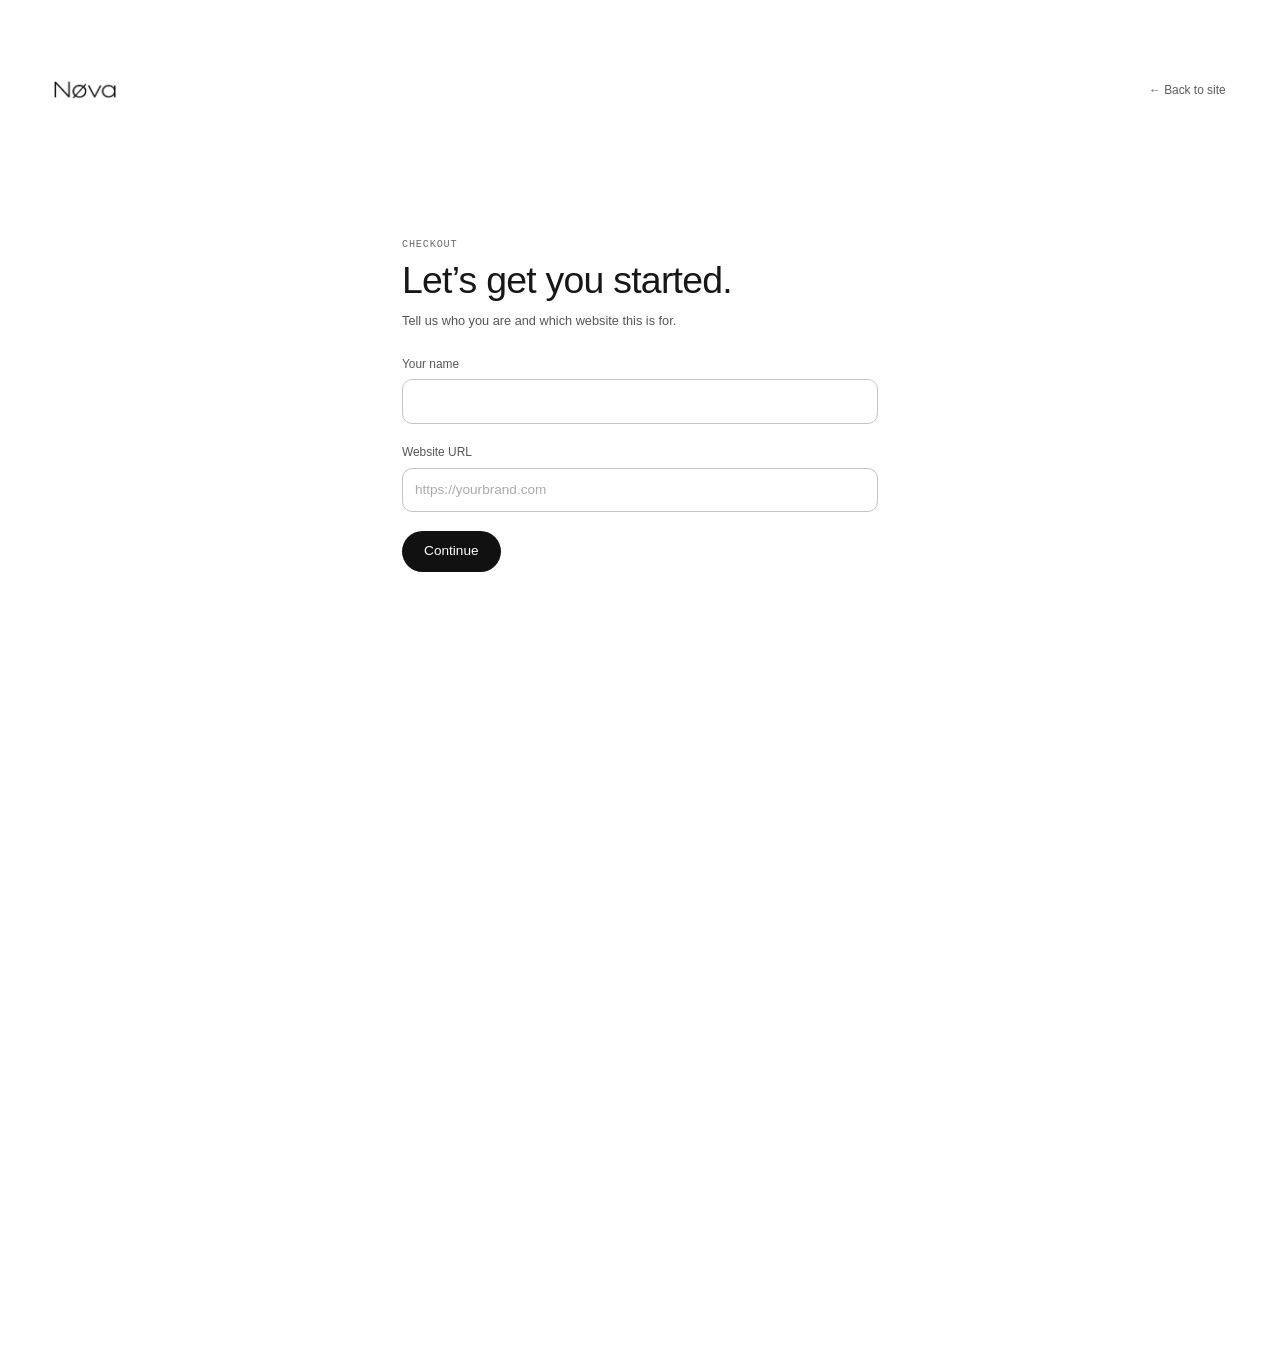
<file: checkout.html>
<!DOCTYPE html>
<html lang="en">
<head><meta charset="utf-8"/><meta content="width=device-width, initial-scale=1" name="viewport"/>
<title>Checkout | Nøva</title>
<meta content="noindex,nofollow" name="robots"/>
<meta content="Secure your project slot with Nøva." name="description"/>
<meta content="#fafaf8" media="(prefers-color-scheme: light)" name="theme-color"/><meta content="#0f0f0f" media="(prefers-color-scheme: dark)" name="theme-color"/>
<link as="font" crossorigin="" href="fonts/geist.woff2" rel="preload" type="font/woff2"/>
<link href="css/3ckmnj9830jt3.css" rel="stylesheet"/><link href="css/2xv86bgcfq2_5.css" rel="stylesheet"/><link href="css/extra.css" rel="stylesheet"/><link href="css/checkout.css" rel="stylesheet"/>
<link href="assets/favicon.svg" rel="icon" type="image/svg+xml"/>
<script>(function(){try{var m=localStorage.getItem("nova-mode");if(m!=="dark"&&m!=="light"){m=window.matchMedia&&matchMedia("(prefers-color-scheme: dark)").matches?"dark":"light"}document.documentElement.setAttribute("data-mode",m)}catch(e){document.documentElement.setAttribute("data-mode","light")}})()</script>
</head>
<body class="co">
<header class="co-head"><a aria-label="Nøva home" href="./"><img alt="Nøva" class="nova-logo" height="22" src="assets/logo-black.png" width="73"/></a><a class="co-back" href="./">← Back to site</a></header>
<main class="co-main" id="main">

<section aria-labelledby="co-h1" class="co-step" id="step-details">
<p class="co-eyebrow">Checkout</p>
<h1 id="co-h1">Let’s get you started.</h1>
<p class="co-lead">Tell us who you are and which website this is for.</p>
<form class="co-form" id="details-form" novalidate>
<label>Your name<input autocomplete="name" id="f-name" maxlength="120" name="name" required type="text"/><span class="co-err" id="e-name"></span></label>
<label>Website URL<input autocomplete="url" id="f-url" inputmode="url" maxlength="300" name="url" placeholder="https://yourbrand.com" required type="text"/><span class="co-err" id="e-url"></span></label>
<button class="co-btn" type="submit">Continue</button>
</form>
</section>

<section aria-labelledby="co-h2" class="co-step" hidden id="step-pay">
<p class="co-eyebrow">Your order</p>
<h1 id="co-h2">Hi <span id="o-name"></span>.</h1>
<p class="co-lead">Here is what you are paying for.</p>
<dl class="co-sum">
<div><dt>Website</dt><dd id="o-url"></dd></div>
<div><dt>For</dt><dd id="o-for"></dd></div>
<div class="co-total"><dt>Amount due</dt><dd id="o-amt"></dd></div>
</dl>

<div id="pay-block">
<h2>1. Pay by UPI</h2>
<p class="co-hint">Use Google Pay, PhonePe, Paytm or any UPI app.</p>
<a class="co-btn" hidden id="upi-link">Open UPI app to pay</a>
<div class="co-upi" hidden id="upi-box"><span>UPI ID</span><code id="upi-id"></code><button class="co-copy" id="upi-copy" type="button">Copy</button></div>
<p class="co-hint" id="upi-missing" hidden>UPI details are not set up yet. Message us on WhatsApp and we will send them.</p>

<h2>2. Confirm your payment</h2>
<form class="co-form" id="pay-form" novalidate>
<label>UPI transaction reference (UTR)<input autocomplete="off" id="f-utr" inputmode="text" maxlength="30" name="utr" placeholder="e.g. 412345678901" required type="text"/><span class="co-err" id="e-utr"></span></label>
<label><span>Notes for us <span class="co-opt">(optional)</span></span><textarea id="f-notes" maxlength="1000" name="notes" rows="3"></textarea></label>
<button class="co-btn" type="submit">I’ve paid, send confirmation</button>
</form>
<p class="co-hint">This opens WhatsApp with your details filled in. We check the payment and reply within two working days. See our <a href="./#terms">terms and refund policy</a>.</p>
</div>

<p class="co-bad" hidden id="no-amount">This payment link is missing an amount. Please use the link we sent you, or <a id="bad-wa" rel="noopener noreferrer" target="_blank">message us on WhatsApp</a>.</p>
<button class="co-link" id="edit-details" type="button">← Edit my details</button>
</section>

</main>
<script src="js/checkout.js"></script>
</body></html>
</file>
<file: css/3ckmnj9830jt3.css>
@font-face{font-family:geistSans;src:url(../fonts/geist.woff2)format("woff2");font-display:swap;font-weight:100 900}@font-face{font-family:geistSans Fallback;src:local(Arial);ascent-override:85.83%;descent-override:20.52%;line-gap-override:9.33%;size-adjust:107.19%}.geistsans_55042a6d-module__ErIj0G__className{font-family:geistSans,geistSans Fallback}.geistsans_55042a6d-module__ErIj0G__variable{--font-geist-sans:"geistSans", "geistSans Fallback"}
@layer properties{@supports (((-webkit-hyphens:none)) and (not (margin-trim:inline))) or ((-moz-orient:inline) and (not (color:rgb(from red r g b)))){*,:before,:after,::backdrop{--tw-translate-x:0;--tw-translate-y:0;--tw-translate-z:0;--tw-rotate-x:initial;--tw-rotate-y:initial;--tw-rotate-z:initial;--tw-skew-x:initial;--tw-skew-y:initial;--tw-scroll-snap-strictness:proximity;--tw-border-style:solid;--tw-font-weight:initial;--tw-tracking:initial;--tw-ordinal:initial;--tw-slashed-zero:initial;--tw-numeric-figure:initial;--tw-numeric-spacing:initial;--tw-numeric-fraction:initial;--tw-shadow:0 0 #0000;--tw-shadow-color:initial;--tw-shadow-alpha:100%;--tw-inset-shadow:0 0 #0000;--tw-inset-shadow-color:initial;--tw-inset-shadow-alpha:100%;--tw-ring-color:initial;--tw-ring-shadow:0 0 #0000;--tw-inset-ring-color:initial;--tw-inset-ring-shadow:0 0 #0000;--tw-ring-inset:initial;--tw-ring-offset-width:0px;--tw-ring-offset-color:#fff;--tw-ring-offset-shadow:0 0 #0000;--tw-blur:initial;--tw-brightness:initial;--tw-contrast:initial;--tw-grayscale:initial;--tw-hue-rotate:initial;--tw-invert:initial;--tw-opacity:initial;--tw-saturate:initial;--tw-sepia:initial;--tw-drop-shadow:initial;--tw-drop-shadow-color:initial;--tw-drop-shadow-alpha:100%;--tw-drop-shadow-size:initial;--tw-backdrop-blur:initial;--tw-backdrop-brightness:initial;--tw-backdrop-contrast:initial;--tw-backdrop-grayscale:initial;--tw-backdrop-hue-rotate:initial;--tw-backdrop-invert:initial;--tw-backdrop-opacity:initial;--tw-backdrop-saturate:initial;--tw-backdrop-sepia:initial;--tw-duration:initial;--tw-ease:initial}}}@layer theme{:root,:host{--font-mono:ui-monospace, SFMono-Regular, Menlo, Monaco, Consolas, "Liberation Mono", "Courier New", monospace;--spacing:.25rem;--font-weight-normal:400;--font-weight-semibold:600;--tracking-normal:0em;--radius-xs:.125rem;--radius-sm:.25rem;--radius-md:.375rem;--radius-lg:.5rem;--radius-2xl:1rem;--ease-in-out:cubic-bezier(.4, 0, .2, 1);--default-transition-duration:.15s;--default-transition-timing-function:cubic-bezier(.4, 0, .2, 1);--default-font-family:var(--font-geist-sans);--default-mono-font-family:var(--font-mono);--text-sm:.8125rem;--text-sm--line-height:1rem;--text-base:.9375rem;--text-base--line-height:1.5rem;--text-lg:1.125rem;--text-lg--line-height:1.625rem;--text-xl:1.5rem;--text-xl--line-height:2rem;--text-2xl:1.5rem;--text-2xl--line-height:2rem}}@layer base{*,:after,:before,::backdrop{box-sizing:border-box;border:0 solid;margin:0;padding:0}::file-selector-button{box-sizing:border-box;border:0 solid;margin:0;padding:0}html,:host{-webkit-text-size-adjust:100%;tab-size:4;line-height:1.5;font-family:var(--default-font-family,-apple-system, BlinkMacSystemFont, "Segoe UI", Roboto, "Helvetica Neue", "Noto Sans", Arial, sans-serif, "Apple Color Emoji", "Segoe UI Emoji", "Segoe UI Symbol", "Noto Color Emoji");font-feature-settings:var(--default-font-feature-settings,normal);font-variation-settings:var(--default-font-variation-settings,normal);-webkit-tap-highlight-color:transparent}hr{height:0;color:inherit;border-top-width:1px}abbr:where([title]){-webkit-text-decoration:underline dotted;text-decoration:underline dotted}h1,h2,h3,h4,h5,h6{font-size:inherit;font-weight:inherit}a{color:inherit;-webkit-text-decoration:inherit;-webkit-text-decoration:inherit;-webkit-text-decoration:inherit;-webkit-text-decoration:inherit;text-decoration:inherit}b,strong{font-weight:bolder}code,kbd,samp,pre{font-family:var(--default-mono-font-family,ui-monospace, SFMono-Regular, Menlo, Monaco, Consolas, "Liberation Mono", "Courier New", monospace);font-feature-settings:var(--default-mono-font-feature-settings,normal);font-variation-settings:var(--default-mono-font-variation-settings,normal);font-size:1em}small{font-size:80%}sub,sup{vertical-align:baseline;font-size:75%;line-height:0;position:relative}sub{bottom:-.25em}sup{top:-.5em}table{text-indent:0;border-color:inherit;border-collapse:collapse}:-moz-focusring:where(:not(iframe)){outline:auto}progress{vertical-align:baseline}summary{display:list-item}ol,ul,menu{list-style:none}img,svg,video,canvas,audio,iframe,embed,object{vertical-align:middle;display:block}img,video{max-width:100%;height:auto}button,input,select,optgroup,textarea{font:inherit;font-feature-settings:inherit;font-variation-settings:inherit;letter-spacing:inherit;color:inherit;opacity:1;background-color:#0000;border-radius:0}::file-selector-button{font:inherit;font-feature-settings:inherit;font-variation-settings:inherit;letter-spacing:inherit;color:inherit;opacity:1;background-color:#0000;border-radius:0}:where(select:is([multiple],[size])) optgroup{font-weight:bolder}:where(select:is([multiple],[size])) optgroup option{padding-inline-start:20px}::file-selector-button{margin-inline-end:4px}::placeholder{opacity:1}@supports (not ((-webkit-appearance:-apple-pay-button))) or (contain-intrinsic-size:1px){::placeholder{color:currentColor}@supports (color:color-mix(in lab, red, red)){::placeholder{color:color-mix(in oklab, currentcolor 50%, transparent)}}}textarea{resize:vertical}::-webkit-search-decoration{-webkit-appearance:none}::-webkit-date-and-time-value{min-height:1lh;text-align:inherit}::-webkit-datetime-edit{display:inline-flex}::-webkit-datetime-edit-fields-wrapper{padding:0}::-webkit-datetime-edit{padding-block:0}::-webkit-datetime-edit-year-field{padding-block:0}::-webkit-datetime-edit-month-field{padding-block:0}::-webkit-datetime-edit-day-field{padding-block:0}::-webkit-datetime-edit-hour-field{padding-block:0}::-webkit-datetime-edit-minute-field{padding-block:0}::-webkit-datetime-edit-second-field{padding-block:0}::-webkit-datetime-edit-millisecond-field{padding-block:0}::-webkit-datetime-edit-meridiem-field{padding-block:0}::-webkit-calendar-picker-indicator{line-height:1}:-moz-ui-invalid{box-shadow:none}button,input:where([type=button],[type=reset],[type=submit]){appearance:button}::file-selector-button{appearance:button}::-webkit-inner-spin-button{height:auto}::-webkit-outer-spin-button{height:auto}[hidden]:where(:not([hidden=until-found])){display:none!important}:root{--background:var(--surface-white);--foreground:var(--surface-ink);--muted:var(--text-muted);--header-height:74px;--header-inset:34px}@media (min-width:1024px){:root{--text-lg:1.25rem;--text-lg--line-height:1.75rem;--text-xl:1.75rem;--text-xl--line-height:2.25rem;--text-2xl:2.25rem;--text-2xl--line-height:3rem}}*{box-sizing:border-box}html{scroll-behavior:smooth;scroll-padding-top:calc(var(--header-height) + 36px)}body{font-size:var(--text-base);line-height:var(--tw-leading,var(--text-base--line-height));padding-top:var(--header-height);background:var(--background);color:var(--foreground);font-family:var(--font-geist-sans), Arial, Helvetica, sans-serif;-webkit-font-smoothing:antialiased;margin:0;overflow-x:clip}body:has(dialog[open]){overflow:hidden}h1,h2,h3,p{margin:0}h1,h2,h3{font-weight:400}h1{font-size:var(--text-2xl);line-height:var(--tw-leading,var(--text-2xl--line-height));letter-spacing:-.025em}h2{font-size:var(--text-xl);line-height:var(--tw-leading,var(--text-xl--line-height));letter-spacing:-.02em}h3{font-size:var(--text-lg);line-height:var(--tw-leading,var(--text-lg--line-height));letter-spacing:-.015em}p,address,dl{color:var(--muted)}a{color:inherit;text-decoration:none}button{font:inherit;cursor:pointer}a,button,summary{-webkit-tap-highlight-color:var(--color-transparent)}a,button{transition:color .16s,background-color .16s,border-color .16s}:focus-visible{outline:2px solid var(--blue);outline-offset:5px;border-radius:3px}::selection{background:var(--selection-background);color:var(--surface-ink)}address{font-style:normal}@media (max-width:760px){:root{--header-height:64px;--header-inset:16px}}@media (prefers-reduced-motion:reduce){html{scroll-behavior:auto}a,button{transition:none}}}@layer components;@layer utilities{.\[container-type\:size\]{container-type:size}.pointer-events-auto{pointer-events:auto}.pointer-events-none{pointer-events:none}.visible{visibility:visible}.sr-only{clip-path:inset(50%);white-space:nowrap;border-width:0;width:1px;height:1px;margin:-1px;padding:0;position:absolute;overflow:hidden}.absolute{position:absolute}.fixed{position:fixed}.relative{position:relative}.sticky{position:sticky}.inset-0{inset:0}.inset-x-0{inset-inline:0}.top-0{top:0}.top-3{top:calc(var(--spacing) * 3)}.top-7{top:calc(var(--spacing) * 7)}.top-\[50svh\]{top:50svh}.top-\[calc\(var\(--header-inset\)\+var\(--header-padding-y\)\+1px\)\]{top:calc(var(--header-inset) + var(--header-padding-y) + 1px)}.top-auto{top:auto}.right-4{right:calc(var(--spacing) * 4)}.right-\[calc\(var\(--header-padding-x\)\+1px\)\]{right:calc(var(--header-padding-x) + 1px)}.bottom-0{bottom:0}.bottom-full{bottom:100%}.left-0{left:0}.left-1\/2{left:50%}.left-4{left:calc(var(--spacing) * 4)}.left-\[calc\(50\%-50vw\+24px\)\]{left:calc(50% - 50vw + 24px)}.isolate{isolation:isolate}.z-5{z-index:5}.z-10{z-index:10}.z-20{z-index:20}.col-span-full{grid-column:1/-1}.col-start-1{grid-column-start:1}.col-start-2{grid-column-start:2}.row-span-2{grid-row:span 2/span 2}.row-start-1{grid-row-start:1}.row-start-2{grid-row-start:2}.row-start-3{grid-row-start:3}.m-0{margin:0}.mx-0{margin-inline:0}.mx-5{margin-inline:calc(var(--spacing) * 5)}.mx-9{margin-inline:calc(var(--spacing) * 9)}.mx-auto{margin-inline:auto}.-my-\(--reviews-reveal-space\){margin-block:calc(var(--reviews-reveal-space) * -1)}.-mt-\(--header-height\){margin-top:calc(var(--header-height) * -1)}.mt-1{margin-top:var(--spacing)}.mt-1\.5{margin-top:calc(var(--spacing) * 1.5)}.mt-2{margin-top:calc(var(--spacing) * 2)}.mt-3{margin-top:calc(var(--spacing) * 3)}.mt-4{margin-top:calc(var(--spacing) * 4)}.mt-5{margin-top:calc(var(--spacing) * 5)}.mt-6{margin-top:calc(var(--spacing) * 6)}.mt-7{margin-top:calc(var(--spacing) * 7)}.mt-8{margin-top:calc(var(--spacing) * 8)}.mt-12{margin-top:calc(var(--spacing) * 12)}.mt-16{margin-top:calc(var(--spacing) * 16)}.mt-\[7px\]{margin-top:7px}.mt-auto{margin-top:auto}.mb-2{margin-bottom:calc(var(--spacing) * 2)}.mb-2\.5{margin-bottom:calc(var(--spacing) * 2.5)}.mb-3{margin-bottom:calc(var(--spacing) * 3)}.mb-4{margin-bottom:calc(var(--spacing) * 4)}.mb-5{margin-bottom:calc(var(--spacing) * 5)}.mb-7{margin-bottom:calc(var(--spacing) * 7)}.mb-8{margin-bottom:calc(var(--spacing) * 8)}.-ml-\(--reviews-inset\){margin-left:calc(var(--reviews-inset) * -1)}.ml-8{margin-left:calc(var(--spacing) * 8)}.ml-px{margin-left:1px}.block{display:block}.contents{display:contents}.flex{display:flex}.flow-root{display:flow-root}.grid{display:grid}.hidden{display:none}.inline{display:inline}.inline-block{display:inline-block}.inline-flex{display:inline-flex}.aspect-\[3\/2\]{aspect-ratio:3/2}.size-5{width:calc(var(--spacing) * 5);height:calc(var(--spacing) * 5)}.size-7{width:calc(var(--spacing) * 7);height:calc(var(--spacing) * 7)}.size-8{width:calc(var(--spacing) * 8);height:calc(var(--spacing) * 8)}.size-10{width:calc(var(--spacing) * 10);height:calc(var(--spacing) * 10)}.size-11{width:calc(var(--spacing) * 11);height:calc(var(--spacing) * 11)}.size-\[22px\]{width:22px;height:22px}.size-full{width:100%;height:100%}.h-1\.5{height:calc(var(--spacing) * 1.5)}.h-8{height:calc(var(--spacing) * 8)}.h-\[5px\]{height:5px}.h-\[34px\]{height:34px}.h-\[260px\]{height:260px}.h-dvh{height:100dvh}.h-full{height:100%}.h-svh{height:100svh}.max-h-\[calc\(100dvh-24px\)\]{max-height:calc(100dvh - 24px)}.max-h-\[calc\(100svh-50px\)\]{max-height:calc(100svh - 50px)}.max-h-none{max-height:none}.min-h-0{min-height:0}.min-h-9{min-height:calc(var(--spacing) * 9)}.min-h-10{min-height:calc(var(--spacing) * 10)}.min-h-11{min-height:calc(var(--spacing) * 11)}.min-h-12{min-height:calc(var(--spacing) * 12)}.min-h-16{min-height:calc(var(--spacing) * 16)}.min-h-\[280px\]{min-height:280px}.min-h-full{min-height:100%}.min-h-screen{min-height:100vh}.w-2\/5{width:40%}.w-3\/5{width:60%}.w-10{width:calc(var(--spacing) * 10)}.w-\[1\%\]{width:1%}.w-\[178px\]{width:178px}.w-\[calc\(100\%-16px\)\]{width:calc(100% - 16px)}.w-\[calc\(100\%-32px\)\]{width:calc(100% - 32px)}.w-\[calc\(100\%-40px\)\]{width:calc(100% - 40px)}.w-fit{width:fit-content}.w-full{width:100%}.w-max{width:max-content}.w-screen{width:100vw}.max-w-60{max-width:calc(var(--spacing) * 60)}.max-w-\[62ch\]{max-width:62ch}.max-w-\[180px\]{max-width:180px}.max-w-\[440px\]{max-width:440px}.max-w-\[520px\]{max-width:520px}.max-w-\[540px\]{max-width:540px}.max-w-\[600px\]{max-width:600px}.max-w-\[700px\]{max-width:700px}.max-w-\[1280px\]{max-width:1280px}.max-w-full{max-width:100%}.max-w-none{max-width:none}.min-w-0{min-width:0}.flex-1{flex:1}.flex-none{flex:none}.shrink-0{flex-shrink:0}.grow-0{flex-grow:0}.basis-\(--review-width\){flex-basis:var(--review-width)}.basis-1{flex-basis:var(--spacing)}.basis-8{flex-basis:calc(var(--spacing) * 8)}.border-collapse{border-collapse:collapse}.origin-top-left{transform-origin:0 0}.-translate-x-1\/2{--tw-translate-x:calc(calc(1 / 2 * 100%) * -1);translate:var(--tw-translate-x) var(--tw-translate-y)}.-translate-y-\[160\%\]{--tw-translate-y:calc(160% * -1);translate:var(--tw-translate-x) var(--tw-translate-y)}.-rotate-90{rotate:-90deg}.transform{transform:var(--tw-rotate-x,) var(--tw-rotate-y,) var(--tw-rotate-z,) var(--tw-skew-x,) var(--tw-skew-y,)}.cursor-default{cursor:default}.cursor-pointer{cursor:pointer}.touch-none{touch-action:none}.resize{resize:both}.snap-x{scroll-snap-type:x var(--tw-scroll-snap-strictness)}.snap-mandatory{--tw-scroll-snap-strictness:mandatory}.snap-start{scroll-snap-align:start}.\[scroll-padding-inline\:var\(--reviews-inset\)\]{scroll-padding-inline:var(--reviews-inset)}.\[scrollbar-width\:none\]{scrollbar-width:none}.list-none{list-style-type:none}.grid-cols-1{grid-template-columns:repeat(1,minmax(0,1fr))}.grid-cols-3{grid-template-columns:repeat(3,minmax(0,1fr))}.grid-cols-\[30px_minmax\(0\,1fr\)\]{grid-template-columns:30px minmax(0,1fr)}.grid-cols-\[minmax\(0\,1fr\)_auto\]{grid-template-columns:minmax(0,1fr) auto}.flex-col{flex-direction:column}.flex-wrap{flex-wrap:wrap}.place-items-center{place-items:center}.items-center{align-items:center}.items-start{align-items:flex-start}.justify-between{justify-content:space-between}.justify-center{justify-content:center}.justify-start{justify-content:flex-start}.gap-0{gap:0}.gap-2{gap:calc(var(--spacing) * 2)}.gap-2\.5{gap:calc(var(--spacing) * 2.5)}.gap-3{gap:calc(var(--spacing) * 3)}.gap-3\.5{gap:calc(var(--spacing) * 3.5)}.gap-4{gap:calc(var(--spacing) * 4)}.gap-5{gap:calc(var(--spacing) * 5)}.gap-6{gap:calc(var(--spacing) * 6)}.gap-7{gap:calc(var(--spacing) * 7)}.gap-8{gap:calc(var(--spacing) * 8)}.gap-10{gap:calc(var(--spacing) * 10)}.gap-28{gap:calc(var(--spacing) * 28)}.gap-x-6{column-gap:calc(var(--spacing) * 6)}.gap-y-4{row-gap:calc(var(--spacing) * 4)}.gap-y-7{row-gap:calc(var(--spacing) * 7)}.gap-y-8{row-gap:calc(var(--spacing) * 8)}.gap-y-10{row-gap:calc(var(--spacing) * 10)}.justify-self-end{justify-self:flex-end}.overflow-clip{overflow:clip}.overflow-hidden{overflow:hidden}.overflow-x-auto{overflow-x:auto}.overflow-y-auto{overflow-y:auto}.overscroll-contain{overscroll-behavior:contain}.overscroll-x-contain{overscroll-behavior-x:contain}.rounded-2xl{border-radius:var(--radius-2xl)}.rounded-\[5px\]{border-radius:5px}.rounded-\[inherit\]{border-radius:inherit}.rounded-full{border-radius:3.40282e38px}.rounded-lg{border-radius:var(--radius-lg)}.rounded-md{border-radius:var(--radius-md)}.rounded-none{border-radius:0}.rounded-sm{border-radius:var(--radius-sm)}.rounded-xs{border-radius:var(--radius-xs)}.rounded-t-sm{border-top-left-radius:var(--radius-sm);border-top-right-radius:var(--radius-sm)}.border{border-style:var(--tw-border-style);border-width:1px}.border-0{border-style:var(--tw-border-style);border-width:0}.border-t{border-top-style:var(--tw-border-style);border-top-width:1px}.border-b{border-bottom-style:var(--tw-border-style);border-bottom-width:1px}.border-\(--rail-border\){border-color:var(--rail-border)}.border-border-control{border-color:var(--border-control)}.border-border-subtle{border-color:var(--border-subtle)}.border-transparent{border-color:#0000}.bg-\(--rail-background\){background-color:var(--rail-background)}.bg-\(--rail-foreground\){background-color:var(--rail-foreground)}.bg-\(--rail-segment\){background-color:var(--rail-segment)}.bg-backdrop-appointment{background-color:var(--backdrop-appointment)}.bg-border-handle{background-color:var(--border-handle)}.bg-button-blue{background-color:var(--button-blue)}.bg-foreground{background-color:var(--foreground)}.bg-payment-accent-surface{background-color:var(--payment-accent-surface)}.bg-surface-image{background-color:var(--surface-image)}.bg-surface-ink{background-color:var(--surface-ink)}.bg-surface-portrait{background-color:var(--surface-portrait)}.bg-surface-soft{background-color:var(--surface-soft)}.bg-surface-subtle{background-color:var(--surface-subtle)}.bg-surface-white{background-color:var(--surface-white)}.bg-transparent{background-color:#0000}.bg-\[linear-gradient\(145deg\,var\(--avatar-gradient-start\)\,var\(--avatar-gradient-end\)\)\]{background-image:linear-gradient(145deg,var(--avatar-gradient-start),var(--avatar-gradient-end))}.object-contain{object-fit:contain}.object-cover{object-fit:cover}.object-center{object-position:center}.p-\(--header-inset\){padding:var(--header-inset)}.p-0{padding:0}.p-1\.5{padding:calc(var(--spacing) * 1.5)}.p-4{padding:calc(var(--spacing) * 4)}.p-5{padding:calc(var(--spacing) * 5)}.p-6{padding:calc(var(--spacing) * 6)}.px-\(--header-padding-x\){padding-inline:var(--header-padding-x)}.px-\(--reviews-inset\){padding-inline:var(--reviews-inset)}.px-2\.5{padding-inline:calc(var(--spacing) * 2.5)}.px-3{padding-inline:calc(var(--spacing) * 3)}.px-4{padding-inline:calc(var(--spacing) * 4)}.px-5{padding-inline:calc(var(--spacing) * 5)}.px-6{padding-inline:calc(var(--spacing) * 6)}.py-\(--header-padding-y\){padding-block:var(--header-padding-y)}.py-\(--reviews-reveal-space\){padding-block:var(--reviews-reveal-space)}.py-1{padding-block:var(--spacing)}.py-1\.5{padding-block:calc(var(--spacing) * 1.5)}.py-2{padding-block:calc(var(--spacing) * 2)}.py-3{padding-block:calc(var(--spacing) * 3)}.py-3\.5{padding-block:calc(var(--spacing) * 3.5)}.py-5{padding-block:calc(var(--spacing) * 5)}.py-20{padding-block:calc(var(--spacing) * 20)}.pt-\(--header-inset\){padding-top:var(--header-inset)}.pt-0{padding-top:0}.pt-2\.5{padding-top:calc(var(--spacing) * 2.5)}.pt-6{padding-top:calc(var(--spacing) * 6)}.pt-7{padding-top:calc(var(--spacing) * 7)}.pt-8{padding-top:calc(var(--spacing) * 8)}.pt-10{padding-top:calc(var(--spacing) * 10)}.pt-12{padding-top:calc(var(--spacing) * 12)}.pr-4{padding-right:calc(var(--spacing) * 4)}.pr-6{padding-right:calc(var(--spacing) * 6)}.pr-10{padding-right:calc(var(--spacing) * 10)}.pr-\[calc\(32px\+2\*var\(--header-padding-x\)\)\]{padding-right:calc(32px + 2 * var(--header-padding-x))}.pb-1\.5{padding-bottom:calc(var(--spacing) * 1.5)}.pb-2{padding-bottom:calc(var(--spacing) * 2)}.pb-4{padding-bottom:calc(var(--spacing) * 4)}.pb-6{padding-bottom:calc(var(--spacing) * 6)}.pb-\[max\(24px\,env\(safe-area-inset-bottom\)\)\]{padding-bottom:max(24px, env(safe-area-inset-bottom))}.pl-\[30px\]{padding-left:30px}.text-center{text-align:center}.text-left{text-align:left}.text-right{text-align:right}.align-top{vertical-align:top}.text-base{font-size:var(--text-base);line-height:var(--tw-leading,var(--text-base--line-height))}.text-lg{font-size:var(--text-lg);line-height:var(--tw-leading,var(--text-lg--line-height))}.text-sm{font-size:var(--text-sm);line-height:var(--tw-leading,var(--text-sm--line-height))}.text-xl{font-size:var(--text-xl);line-height:var(--tw-leading,var(--text-xl--line-height))}.font-normal{--tw-font-weight:var(--font-weight-normal);font-weight:var(--font-weight-normal)}.font-semibold{--tw-font-weight:var(--font-weight-semibold);font-weight:var(--font-weight-semibold)}.tracking-\[-0\.02em\]{--tw-tracking:-.02em;letter-spacing:-.02em}.tracking-\[-0\.015em\]{--tw-tracking:-.015em;letter-spacing:-.015em}.tracking-normal{--tw-tracking:var(--tracking-normal);letter-spacing:var(--tracking-normal)}.text-balance{text-wrap:balance}.wrap-anywhere{overflow-wrap:anywhere}.text-ellipsis{text-overflow:ellipsis}.whitespace-nowrap{white-space:nowrap}.text-\(--rail-foreground\){color:var(--rail-foreground)}.text-\(--rail-muted\){color:var(--rail-muted)}.text-blue{color:var(--blue)}.text-footer-invitation-secondary{color:var(--footer-invitation-secondary)}.text-footer-muted{color:var(--footer-muted)}.text-foreground{color:var(--foreground)}.text-inherit{color:inherit}.text-muted{color:var(--muted)}.text-payment-accent{color:var(--payment-accent)}.text-surface-ink{color:var(--surface-ink)}.text-surface-white{color:var(--surface-white)}.text-text-body{color:var(--text-body)}.text-text-caption{color:var(--text-caption)}.text-text-payment{color:var(--text-payment)}.text-text-secondary{color:var(--text-secondary)}.text-transparent{color:#0000}.tabular-nums{--tw-numeric-spacing:tabular-nums;font-variant-numeric:var(--tw-ordinal,) var(--tw-slashed-zero,) var(--tw-numeric-figure,) var(--tw-numeric-spacing,) var(--tw-numeric-fraction,)}.antialiased{-webkit-font-smoothing:antialiased;-moz-osx-font-smoothing:grayscale}.shadow-\[0_2px_20px_var\(--shadow-soft\)\]{--tw-shadow:0 2px 20px var(--tw-shadow-color,var(--shadow-soft));box-shadow:var(--tw-inset-shadow), var(--tw-inset-ring-shadow), var(--tw-ring-offset-shadow), var(--tw-ring-shadow), var(--tw-shadow)}.shadow-\[0_3px_10px_var\(--shadow-light\)\]{--tw-shadow:0 3px 10px var(--tw-shadow-color,var(--shadow-light));box-shadow:var(--tw-inset-shadow), var(--tw-inset-ring-shadow), var(--tw-ring-offset-shadow), var(--tw-ring-shadow), var(--tw-shadow)}.shadow-\[0_4px_12px_var\(--shadow-soft\)\]{--tw-shadow:0 4px 12px var(--tw-shadow-color,var(--shadow-soft));box-shadow:var(--tw-inset-shadow), var(--tw-inset-ring-shadow), var(--tw-ring-offset-shadow), var(--tw-ring-shadow), var(--tw-shadow)}.shadow-\[0_24px_100px_var\(--shadow-light\)\]{--tw-shadow:0 24px 100px var(--tw-shadow-color,var(--shadow-light));box-shadow:var(--tw-inset-shadow), var(--tw-inset-ring-shadow), var(--tw-ring-offset-shadow), var(--tw-ring-shadow), var(--tw-shadow)}.blur{--tw-blur:blur(8px);filter:var(--tw-blur,) var(--tw-brightness,) var(--tw-contrast,) var(--tw-grayscale,) var(--tw-hue-rotate,) var(--tw-invert,) var(--tw-saturate,) var(--tw-sepia,) var(--tw-drop-shadow,)}.grayscale{--tw-grayscale:grayscale(100%);filter:var(--tw-blur,) var(--tw-brightness,) var(--tw-contrast,) var(--tw-grayscale,) var(--tw-hue-rotate,) var(--tw-invert,) var(--tw-saturate,) var(--tw-sepia,) var(--tw-drop-shadow,)}.filter{filter:var(--tw-blur,) var(--tw-brightness,) var(--tw-contrast,) var(--tw-grayscale,) var(--tw-hue-rotate,) var(--tw-invert,) var(--tw-saturate,) var(--tw-sepia,) var(--tw-drop-shadow,)}.backdrop-blur-\[12px\]{--tw-backdrop-blur:blur(12px);-webkit-backdrop-filter:var(--tw-backdrop-blur,) var(--tw-backdrop-brightness,) var(--tw-backdrop-contrast,) var(--tw-backdrop-grayscale,) var(--tw-backdrop-hue-rotate,) var(--tw-backdrop-invert,) var(--tw-backdrop-opacity,) var(--tw-backdrop-saturate,) var(--tw-backdrop-sepia,);backdrop-filter:var(--tw-backdrop-blur,) var(--tw-backdrop-brightness,) var(--tw-backdrop-contrast,) var(--tw-backdrop-grayscale,) var(--tw-backdrop-hue-rotate,) var(--tw-backdrop-invert,) var(--tw-backdrop-opacity,) var(--tw-backdrop-saturate,) var(--tw-backdrop-sepia,)}.backdrop-blur-\[16px\]{--tw-backdrop-blur:blur(16px);-webkit-backdrop-filter:var(--tw-backdrop-blur,) var(--tw-backdrop-brightness,) var(--tw-backdrop-contrast,) var(--tw-backdrop-grayscale,) var(--tw-backdrop-hue-rotate,) var(--tw-backdrop-invert,) var(--tw-backdrop-opacity,) var(--tw-backdrop-saturate,) var(--tw-backdrop-sepia,);backdrop-filter:var(--tw-backdrop-blur,) var(--tw-backdrop-brightness,) var(--tw-backdrop-contrast,) var(--tw-backdrop-grayscale,) var(--tw-backdrop-hue-rotate,) var(--tw-backdrop-invert,) var(--tw-backdrop-opacity,) var(--tw-backdrop-saturate,) var(--tw-backdrop-sepia,)}.transition{transition-property:color,background-color,border-color,outline-color,text-decoration-color,fill,stroke,--tw-gradient-from,--tw-gradient-via,--tw-gradient-to,opacity,box-shadow,transform,translate,scale,rotate,filter,-webkit-backdrop-filter,backdrop-filter,display,content-visibility,overlay,pointer-events;transition-timing-function:var(--tw-ease,var(--default-transition-timing-function));transition-duration:var(--tw-duration,var(--default-transition-duration))}.transition-colors{transition-property:color,background-color,border-color,outline-color,text-decoration-color,fill,stroke,--tw-gradient-from,--tw-gradient-via,--tw-gradient-to;transition-timing-function:var(--tw-ease,var(--default-transition-timing-function));transition-duration:var(--tw-duration,var(--default-transition-duration))}.transition-transform{transition-property:transform,translate,scale,rotate;transition-timing-function:var(--tw-ease,var(--default-transition-timing-function));transition-duration:var(--tw-duration,var(--default-transition-duration))}.duration-160{--tw-duration:.16s;transition-duration:.16s}.duration-180{--tw-duration:.18s;transition-duration:.18s}.ease-\[ease\]{--tw-ease:ease;transition-timing-function:ease}.ease-in-out{--tw-ease:var(--ease-in-out);transition-timing-function:var(--ease-in-out)}.\[--section-navigation-theme\:dark\]{--section-navigation-theme:dark}.\[transition\:var\(--faq-hover-transition\)\]{transition:var(--faq-hover-transition)}@media (hover:hover){.group-hover\:grayscale-0:is(:where(.group):hover *){--tw-grayscale:grayscale(0%);filter:var(--tw-blur,) var(--tw-brightness,) var(--tw-contrast,) var(--tw-grayscale,) var(--tw-hue-rotate,) var(--tw-invert,) var(--tw-saturate,) var(--tw-sepia,) var(--tw-drop-shadow,)}}.group-open\:group-has-\[summary\:not\(\[aria-expanded\=false\]\)\]\:rotate-0:is(:where(.group):is([open],:popover-open,:open) *):is(:where(.group):has(:is(summary:not([aria-expanded=false]))) *){rotate:none}.backdrop\:rounded-none::backdrop{border-radius:0}.backdrop\:bg-transparent::backdrop{background-color:#0000}.first\:mt-0:first-child{margin-top:0}.first\:pt-0:first-child{padding-top:0}@media (hover:hover){.hover\:border-border-control-hover:hover{border-color:var(--border-control-hover)}.hover\:bg-button-blue-hover:hover{background-color:var(--button-blue-hover)}.hover\:bg-surface-hover:hover{background-color:var(--surface-hover)}.hover\:bg-surface-subtle:hover{background-color:var(--surface-subtle)}.hover\:bg-text-address:hover{background-color:var(--text-address)}.hover\:text-blue:hover{color:var(--blue)}.hover\:text-button-blue-hover:hover{color:var(--button-blue-hover)}}.focus\:translate-y-0:focus{--tw-translate-y:0px;translate:var(--tw-translate-x) var(--tw-translate-y)}.focus-visible\:outline-offset-2:focus-visible{outline-offset:2px}.focus-visible\:outline-offset-3:focus-visible{outline-offset:3px}.focus-visible\:outline-offset-\[-3px\]:focus-visible{outline-offset:-3px}.focus-visible\:outline-offset-\[-5px\]:focus-visible{outline-offset:-5px}.active\:bg-button-blue-active:active{background-color:var(--button-blue-active)}.active\:bg-surface-deep:active{background-color:var(--surface-deep)}.active\:bg-surface-soft:active{background-color:var(--surface-soft)}.active\:text-button-blue-active:active{color:var(--button-blue-active)}.data-\[theme\=dark\]\:bg-surface-ink[data-theme=dark]{background-color:var(--surface-ink)}@media (prefers-reduced-motion:reduce){.motion-reduce\:transition-none{transition-property:none}}@media not all and (min-width:1024px){.max-desktop\:w-\[calc\(100\%-2\*var\(--header-inset\)\)\]{width:calc(100% - 2 * var(--header-inset))}}@media not all and (min-width:521px){.max-compact\:max-w-\[390px\]{max-width:390px}}@media (min-width:521px){.compact\:grid-cols-2{grid-template-columns:repeat(2,minmax(0,1fr))}.compact\:gap-y-8{row-gap:calc(var(--spacing) * 8)}.compact\:px-4{padding-inline:calc(var(--spacing) * 4)}.compact\:py-6{padding-block:calc(var(--spacing) * 6)}.compact\:pt-0{padding-top:0}.compact\:pr-6{padding-right:calc(var(--spacing) * 6)}.compact\:pb-4{padding-bottom:calc(var(--spacing) * 4)}}@media (min-width:761px){.mobile\:inset-0{inset:0}.mobile\:col-span-2{grid-column:span 2/span 2}.mobile\:col-span-3{grid-column:span 3/span 3}.mobile\:col-span-4{grid-column:span 4/span 4}.mobile\:col-start-3{grid-column-start:3}.mobile\:m-auto{margin:auto}.mobile\:mt-0{margin-top:0}.mobile\:mt-3{margin-top:calc(var(--spacing) * 3)}.mobile\:mt-4{margin-top:calc(var(--spacing) * 4)}.mobile\:mt-8{margin-top:calc(var(--spacing) * 8)}.mobile\:mt-22{margin-top:calc(var(--spacing) * 22)}.mobile\:mb-3{margin-bottom:calc(var(--spacing) * 3)}.mobile\:mb-4{margin-bottom:calc(var(--spacing) * 4)}.mobile\:mb-7{margin-bottom:calc(var(--spacing) * 7)}.mobile\:mb-10{margin-bottom:calc(var(--spacing) * 10)}.mobile\:mb-11{margin-bottom:calc(var(--spacing) * 11)}.mobile\:grid{display:grid}.mobile\:hidden{display:none}.mobile\:max-h-\[calc\(100dvh-40px\)\]{max-height:calc(100dvh - 40px)}.mobile\:min-h-0{min-height:0}.mobile\:min-h-\[360px\]{min-height:360px}.mobile\:w-\[calc\(100\%-96px\)\]{width:calc(100% - 96px)}.mobile\:w-\[min\(480px\,calc\(100\%-48px\)\)\]{width:min(480px,100% - 48px)}.mobile\:max-w-none{max-width:none}.mobile\:grid-cols-2{grid-template-columns:repeat(2,minmax(0,1fr))}.mobile\:grid-cols-6{grid-template-columns:repeat(6,minmax(0,1fr))}.mobile\:items-center{align-items:center}.mobile\:items-start{align-items:flex-start}.mobile\:gap-2\.5{gap:calc(var(--spacing) * 2.5)}.mobile\:gap-5{gap:calc(var(--spacing) * 5)}.mobile\:gap-6{gap:calc(var(--spacing) * 6)}.mobile\:gap-7{gap:calc(var(--spacing) * 7)}.mobile\:gap-8{gap:calc(var(--spacing) * 8)}.mobile\:gap-10{gap:calc(var(--spacing) * 10)}.mobile\:gap-x-6{column-gap:calc(var(--spacing) * 6)}.mobile\:gap-x-10{column-gap:calc(var(--spacing) * 10)}.mobile\:gap-y-0{row-gap:0}.mobile\:gap-y-12{row-gap:calc(var(--spacing) * 12)}.mobile\:rounded-sm{border-radius:var(--radius-sm)}.mobile\:border-0{border-style:var(--tw-border-style);border-width:0}.mobile\:p-6{padding:calc(var(--spacing) * 6)}.mobile\:p-8{padding:calc(var(--spacing) * 8)}.mobile\:py-0{padding-block:0}.mobile\:py-28{padding-block:calc(var(--spacing) * 28)}.mobile\:pt-0{padding-top:0}.mobile\:pt-10{padding-top:calc(var(--spacing) * 10)}.mobile\:pt-16{padding-top:calc(var(--spacing) * 16)}.mobile\:pt-24{padding-top:calc(var(--spacing) * 24)}.mobile\:pr-7{padding-right:calc(var(--spacing) * 7)}.mobile\:pb-0{padding-bottom:0}}@media (min-width:1001px){.tablet\:col-span-3{grid-column:span 3/span 3}.tablet\:col-span-4{grid-column:span 4/span 4}.tablet\:col-span-6{grid-column:span 6/span 6}.tablet\:col-span-8{grid-column:span 8/span 8}.tablet\:col-start-5{grid-column-start:5}.tablet\:col-start-7{grid-column-start:7}.tablet\:col-start-10{grid-column-start:10}.tablet\:row-auto{grid-row:auto}.tablet\:row-span-1{grid-row:span 1/span 1}.tablet\:row-start-1{grid-row-start:1}.tablet\:mt-28{margin-top:calc(var(--spacing) * 28)}.tablet\:block{display:block}.tablet\:grid{display:grid}.tablet\:max-w-\[calc\(\(100\%-24px\)\/2\)\]{max-width:calc(50% - 12px)}.tablet\:grid-cols-2{grid-template-columns:repeat(2,minmax(0,1fr))}.tablet\:grid-cols-12{grid-template-columns:repeat(12,minmax(0,1fr))}.tablet\:gap-4{gap:calc(var(--spacing) * 4)}.tablet\:gap-6{gap:calc(var(--spacing) * 6)}.tablet\:gap-x-6{column-gap:calc(var(--spacing) * 6)}.tablet\:gap-y-6{row-gap:calc(var(--spacing) * 6)}.tablet\:gap-y-14{row-gap:calc(var(--spacing) * 14)}.tablet\:px-\[22px\]{padding-inline:22px}.tablet\:py-36{padding-block:calc(var(--spacing) * 36)}.tablet\:pt-6{padding-top:calc(var(--spacing) * 6)}}@media (min-width:1024px){.desktop\:left-1\/2{left:50%}.desktop\:mx-auto{margin-inline:auto}.desktop\:block{display:block}.desktop\:hidden{display:none}.desktop\:aspect-\[2\/1\]{aspect-ratio:2}.desktop\:h-auto{height:auto}.desktop\:min-h-0{min-height:0}.desktop\:w-\[min\(100cqw\,calc\(100cqh\*2\)\)\]{width:min(100cqw,200cqh)}.desktop\:w-max{width:max-content}.desktop\:origin-top{transform-origin:top}.desktop\:-translate-x-1\/2{--tw-translate-x:calc(calc(1 / 2 * 100%) * -1);translate:var(--tw-translate-x) var(--tw-translate-y)}.desktop\:justify-center{justify-content:center}.desktop\:justify-start{justify-content:flex-start}.desktop\:gap-56{gap:calc(var(--spacing) * 56)}.desktop\:pr-\(--header-padding-x\){padding-right:var(--header-padding-x)}}@media (min-width:1201px){.wide\:w-\[calc\(100\%-160px\)\]{width:calc(100% - 160px)}}@media print{.print\:m-0{margin:0}.print\:grid{display:grid}.print\:hidden{display:none}.print\:w-auto{width:auto}.print\:w-full{width:100%}.print\:break-inside-avoid{break-inside:avoid}.print\:grid-cols-2{grid-template-columns:repeat(2,minmax(0,1fr))}.print\:overflow-visible{overflow:visible}.print\:p-0{padding:0}.print\:px-0{padding-inline:0}}.\[\&_a\]\:max-w-full a{max-width:100%}.\[\&_a\]\:wrap-anywhere a{overflow-wrap:anywhere}.\[\&_a\]\:underline a{text-decoration-line:underline}.\[\&_a\]\:decoration-border-link a{-webkit-text-decoration-color:var(--border-link);-webkit-text-decoration-color:var(--border-link);-webkit-text-decoration-color:var(--border-link);text-decoration-color:var(--border-link)}.\[\&_a\]\:underline-offset-4 a{text-underline-offset:4px}@media (hover:hover){.\[\&_a\]\:hover\:text-blue a:hover{color:var(--blue)}.\[\&_a\]\:hover\:text-footer-invitation-secondary a:hover{color:var(--footer-invitation-secondary)}}.\[\&_a\]\:focus-visible\:outline-surface-white a:focus-visible{outline-color:var(--surface-white)}.\[\&_p\]\:text-text-body p{color:var(--text-body)}.\[\&\+\&\]\:border-t+.\[\&\+\&\]\:border-t{border-top-style:var(--tw-border-style);border-top-width:1px}.\[\&\+\&\]\:border-border-subtle+.\[\&\+\&\]\:border-border-subtle{border-color:var(--border-subtle)}.\[\&\:\:-webkit-details-marker\]\:hidden::-webkit-details-marker{display:none}.\[\&\:\:-webkit-scrollbar\]\:hidden::-webkit-scrollbar{display:none}.\[\&\:nth-child\(2\)\]\:bg-blue:nth-child(2){background-color:var(--blue)}.\[\&\:nth-child\(2\)\]\:text-surface-white:nth-child(2),.\[\&\:nth-child\(2\)_p\]\:text-surface-white:nth-child(2) p{color:var(--surface-white)}.\[\&\:nth-child\(3\)\]\:bg-border-handle:nth-child(3){background-color:var(--border-handle)}.\[\&\:nth-child\(4\)\]\:bg-surface-subtle:nth-child(4){background-color:var(--surface-subtle)}.\[\&\>\:last-child\]\:text-\(--brand-secondary\)>:last-child{color:var(--brand-secondary)}.\[\&\>svg\]\:shrink-0>svg{flex-shrink:0}}:root{--color-transparent:transparent;--surface-white:#fff;--surface-ink:#171717;--surface-deep:#101010;--surface-soft:#efefef;--surface-subtle:#f7f7f7;--surface-hover:#f3f3f3;--surface-image:#f4f5f4;--surface-portrait:#f3f5f5;--text-secondary:#535353;--text-muted:#a6a09b;--text-body:#606060;--text-payment:#666;--payment-accent-surface:#eaf2f8;--payment-accent:#779ebc;--text-on-soft:#6d6d6d;--text-caption:#767676;--text-address:#373737;--text-shimmer-active:#70b5ff;--text-shimmer-highlight:#bee2ff;--footer-muted:var(--surface-white)}@supports (color:lab(0% 0 0)){:root{--text-muted:lab(66.2166% 1.88044 3.20326)}}@supports (color:color-mix(in lab, red, red)){:root{--footer-muted:color-mix(in srgb, var(--surface-white) 65%, var(--surface-ink))}}:root{--footer-invitation-secondary:var(--surface-white)}@supports (color:color-mix(in lab, red, red)){:root{--footer-invitation-secondary:color-mix(in srgb, var(--surface-white) 75%, var(--surface-ink))}}:root{--border-subtle:#ededed;--border-control:#e8e8e8;--border-control-hover:#b8b8b8;--border-handle:#ddd;--border-link:#c8d9e7;--selection-background:#daeeff;--avatar-gradient-start:#a6a6a8;--avatar-gradient-end:#747477;--blue:#0071e3;--button-blue:var(--blue);--button-blue-hover:#0064ca;--button-blue-active:#0058b3;--button-tint-hover:var(--blue)}@supports (color:color-mix(in lab, red, red)){:root{--button-tint-hover:color-mix(in srgb, var(--blue) 8%, var(--color-transparent))}}:root{--button-tint-active:var(--blue)}@supports (color:color-mix(in lab, red, red)){:root{--button-tint-active:color-mix(in srgb, var(--blue) 14%, var(--color-transparent))}}:root{--shadow-soft:#0001;--shadow-light:#00000014;--shadow-dialog:#0002;--backdrop-contact:#172b3e40;--backdrop-appointment:var(--surface-ink)}@supports (color:color-mix(in lab, red, red)){:root{--backdrop-appointment:color-mix(in srgb, var(--surface-ink) 20%, var(--color-transparent))}}:root{--brand-light-background:#f7f7f7bf;--brand-light-hover:#edededcc;--brand-dark-background:#262626b3;--brand-dark-hover:#353535cc;--rail-light-border:#e7e5e440;--rail-light-background:#f5f5f499;--rail-light-muted:#a6a09b;--rail-light-foreground:var(--surface-ink);--rail-light-segment:#e7e5e4;--rail-grey-background:var(--surface-white);--rail-dark-border:var(--surface-white)}@supports (color:color-mix(in lab, red, red)){:root{--rail-dark-border:color-mix(in srgb, var(--surface-white) 6%, var(--color-transparent))}}:root{--rail-dark-background:var(--brand-dark-background);--rail-dark-muted:#a8a8a8;--rail-dark-foreground:var(--surface-white);--rail-dark-segment:var(--text-secondary)}@property --tw-translate-x{syntax:"*";inherits:false;initial-value:0}@property --tw-translate-y{syntax:"*";inherits:false;initial-value:0}@property --tw-translate-z{syntax:"*";inherits:false;initial-value:0}@property --tw-rotate-x{syntax:"*";inherits:false}@property --tw-rotate-y{syntax:"*";inherits:false}@property --tw-rotate-z{syntax:"*";inherits:false}@property --tw-skew-x{syntax:"*";inherits:false}@property --tw-skew-y{syntax:"*";inherits:false}@property --tw-scroll-snap-strictness{syntax:"*";inherits:false;initial-value:proximity}@property --tw-border-style{syntax:"*";inherits:false;initial-value:solid}@property --tw-font-weight{syntax:"*";inherits:false}@property --tw-tracking{syntax:"*";inherits:false}@property --tw-ordinal{syntax:"*";inherits:false}@property --tw-slashed-zero{syntax:"*";inherits:false}@property --tw-numeric-figure{syntax:"*";inherits:false}@property --tw-numeric-spacing{syntax:"*";inherits:false}@property --tw-numeric-fraction{syntax:"*";inherits:false}@property --tw-shadow{syntax:"*";inherits:false;initial-value:0 0 #0000}@property --tw-shadow-color{syntax:"*";inherits:false}@property --tw-shadow-alpha{syntax:"<percentage>";inherits:false;initial-value:100%}@property --tw-inset-shadow{syntax:"*";inherits:false;initial-value:0 0 #0000}@property --tw-inset-shadow-color{syntax:"*";inherits:false}@property --tw-inset-shadow-alpha{syntax:"<percentage>";inherits:false;initial-value:100%}@property --tw-ring-color{syntax:"*";inherits:false}@property --tw-ring-shadow{syntax:"*";inherits:false;initial-value:0 0 #0000}@property --tw-inset-ring-color{syntax:"*";inherits:false}@property --tw-inset-ring-shadow{syntax:"*";inherits:false;initial-value:0 0 #0000}@property --tw-ring-inset{syntax:"*";inherits:false}@property --tw-ring-offset-width{syntax:"<length>";inherits:false;initial-value:0}@property --tw-ring-offset-color{syntax:"*";inherits:false;initial-value:#fff}@property --tw-ring-offset-shadow{syntax:"*";inherits:false;initial-value:0 0 #0000}@property --tw-blur{syntax:"*";inherits:false}@property --tw-brightness{syntax:"*";inherits:false}@property --tw-contrast{syntax:"*";inherits:false}@property --tw-grayscale{syntax:"*";inherits:false}@property --tw-hue-rotate{syntax:"*";inherits:false}@property --tw-invert{syntax:"*";inherits:false}@property --tw-opacity{syntax:"*";inherits:false}@property --tw-saturate{syntax:"*";inherits:false}@property --tw-sepia{syntax:"*";inherits:false}@property --tw-drop-shadow{syntax:"*";inherits:false}@property --tw-drop-shadow-color{syntax:"*";inherits:false}@property --tw-drop-shadow-alpha{syntax:"<percentage>";inherits:false;initial-value:100%}@property --tw-drop-shadow-size{syntax:"*";inherits:false}@property --tw-backdrop-blur{syntax:"*";inherits:false}@property --tw-backdrop-brightness{syntax:"*";inherits:false}@property --tw-backdrop-contrast{syntax:"*";inherits:false}@property --tw-backdrop-grayscale{syntax:"*";inherits:false}@property --tw-backdrop-hue-rotate{syntax:"*";inherits:false}@property --tw-backdrop-invert{syntax:"*";inherits:false}@property --tw-backdrop-opacity{syntax:"*";inherits:false}@property --tw-backdrop-saturate{syntax:"*";inherits:false}@property --tw-backdrop-sepia{syntax:"*";inherits:false}@property --tw-duration{syntax:"*";inherits:false}@property --tw-ease{syntax:"*";inherits:false}
</file>
<file: css/2xv86bgcfq2_5.css>
[data-reveal-state=pending]{opacity:0}[data-reveal-state=pending] [data-reveal-token],[data-reveal-state=running] [data-reveal-token]{overflow-wrap:anywhere;vertical-align:baseline;max-width:100%;display:inline-block}@media (prefers-reduced-motion:reduce),print{[data-reveal],[data-reveal-token]{opacity:1!important;filter:none!important;clip-path:none!important;translate:none!important;scale:none!important}}
.page-section-module__aOde2G__surface:after{z-index:-2;background:var(--section-surface);content:"";pointer-events:none;position:absolute;inset:-1px calc(50% - 50vw)}.page-section-module__aOde2G__hero{grid-template-rows:calc(2 * var(--header-inset) + 50px) minmax(0, 1fr) max-content 32px}@media (min-width:1024px){.page-section-module__aOde2G__hero{grid-template-rows:minmax(calc(2 * var(--header-inset) + 42px), 1fr) minmax(0, max-content) max-content minmax(40px, 1fr)}}
.section-navigation-module__W2w5WG__palette{--rail-border:var(--rail-light-border);--rail-background:var(--rail-light-background);--rail-muted:var(--rail-light-muted);--rail-foreground:var(--rail-light-foreground);--rail-segment:var(--rail-light-segment)}.section-navigation-module__W2w5WG__palette[data-rail-palette=grey]{--rail-background:var(--rail-grey-background);clip-path:inset(0 0 100%)}.section-navigation-module__W2w5WG__palette[data-rail-palette=dark]{--rail-border:var(--rail-dark-border);--rail-background:var(--rail-dark-background);--rail-muted:var(--rail-dark-muted);--rail-foreground:var(--rail-dark-foreground);--rail-segment:var(--rail-dark-segment);clip-path:inset(0 0 100%)}
@supports ((-webkit-background-clip:text) or (background-clip:text)){.text-shimmer-module__x1a94G__text{background-image:linear-gradient(110deg, var(--text-shimmer-active) 40%, var(--text-shimmer-highlight) 50%, var(--text-shimmer-active) 60%);-webkit-box-decoration-break:clone;box-decoration-break:clone;background-size:250% 100%;-webkit-background-clip:text;background-clip:text}[data-reveal-state=running] .text-shimmer-module__x1a94G__text,[data-reveal-state=complete] .text-shimmer-module__x1a94G__text{animation:text-shimmer-module__x1a94G__shimmerFade var(--text-shimmer-total-duration) var(--text-shimmer-easing), text-shimmer-module__x1a94G__shimmer var(--text-shimmer-duration) var(--text-shimmer-easing) var(--text-shimmer-passes);animation-delay:var(--text-shimmer-delay,0s)}}@keyframes text-shimmer-module__x1a94G__shimmer{0%{background-position:100%}to{background-position:0%}}@keyframes text-shimmer-module__x1a94G__shimmerFade{0%,to{color:inherit}18%,82%{color:var(--color-transparent)}}@media (prefers-reduced-motion:reduce),print{[data-reveal] .text-shimmer-module__x1a94G__text{color:inherit;background-image:none;animation:none}}@media (forced-colors:active){[data-reveal] .text-shimmer-module__x1a94G__text{color:inherit;background-image:none;animation:none}}
@layer components{.header-module__iPBNRq__spacing{--header-padding-x:8px;--header-padding-y:8px}.header-module__iPBNRq__panel{--brand-background:var(--brand-light-background);--brand-hover:var(--brand-light-hover);--brand-foreground:var(--surface-ink);--brand-secondary:var(--text-secondary);background:var(--brand-background);color:var(--brand-foreground);border-color:var(--rail-light-border)}.header-module__iPBNRq__panel[data-theme=dark]{--brand-background:var(--brand-dark-background);--brand-hover:var(--brand-dark-hover);--brand-foreground:var(--surface-white);--brand-secondary:var(--rail-dark-muted);border-color:var(--rail-dark-border)}@media (scripting:enabled){.header-module__iPBNRq__panel{height:calc(34px + 2 * var(--header-padding-y))}}@media (min-width:1024px){.header-module__iPBNRq__spacing{--header-padding-y:4px}.header-module__iPBNRq__panel:hover,.header-module__iPBNRq__panel:focus-within{background:var(--brand-hover)}}.header-module__iPBNRq__appointment{min-height:calc(36px / var(--brand-hover-scale));padding-block:calc(4px / var(--brand-hover-scale));font-size:calc(var(--text-base) / var(--brand-hover-scale));line-height:calc(var(--text-base--line-height) / var(--brand-hover-scale))}}
.reviews-module__tcsIva__scroll{--reviews-inset:max(80px, calc((100vw - 1280px) / 2));--review-width:calc((100vw - 2 * var(--reviews-inset) - 2 * 24px) / 3);-webkit-mask-image:linear-gradient(to right, var(--color-transparent), var(--surface-white) 20px, var(--surface-white) calc(100% - 20px), var(--color-transparent));mask-image:linear-gradient(to right, var(--color-transparent), var(--surface-white) 20px, var(--surface-white) calc(100% - 20px), var(--color-transparent))}@media (max-width:1200px){.reviews-module__tcsIva__scroll{--reviews-inset:48px}}@media (max-width:1000px){.reviews-module__tcsIva__scroll{--review-width:calc((100vw - 2 * var(--reviews-inset) - 24px) / 2)}}@media (max-width:760px){.reviews-module__tcsIva__scroll{--reviews-inset:16px;--review-width:calc((100vw - 2 * var(--reviews-inset)) * .85)}}@media print{.reviews-module__tcsIva__scroll{-webkit-mask-image:none;mask-image:none}}
.scroll-fade-module__JyCx6G__fade{--scroll-fade-size:32px;--scroll-fade-start:0px;--scroll-fade-end:0px;-webkit-mask-image:linear-gradient(to bottom, var(--color-transparent), var(--surface-ink) var(--scroll-fade-start), var(--surface-ink) calc(100% - var(--scroll-fade-end)), var(--color-transparent));mask-image:linear-gradient(to bottom, var(--color-transparent), var(--surface-ink) var(--scroll-fade-start), var(--surface-ink) calc(100% - var(--scroll-fade-end)), var(--color-transparent))}.scroll-fade-module__JyCx6G__fade[data-fade-start=true]{--scroll-fade-start:var(--scroll-fade-size)}.scroll-fade-module__JyCx6G__fade[data-fade-end=true]{--scroll-fade-end:var(--scroll-fade-size)}
.appointment-dialog-module__PXLRja__dialog[open]{animation:appointment-dialog-module__PXLRja__contact-dialog-in var(--contact-enter-duration) ease-out both}.appointment-dialog-module__PXLRja__dialog::backdrop{background:var(--backdrop-appointment);-webkit-backdrop-filter:blur(4px);backdrop-filter:blur(4px);animation:appointment-dialog-module__PXLRja__contact-backdrop-in var(--contact-enter-duration) ease-out both}.appointment-dialog-module__PXLRja__dialog[data-closing]::backdrop{animation:appointment-dialog-module__PXLRja__contact-backdrop-out var(--contact-exit-duration) var(--contact-easing) both}@keyframes appointment-dialog-module__PXLRja__contact-dialog-in{0%{opacity:0;transform:scale(.97)}to{opacity:1;transform:scale(1)}}@keyframes appointment-dialog-module__PXLRja__contact-backdrop-in{0%{opacity:0}to{opacity:1}}@keyframes appointment-dialog-module__PXLRja__contact-backdrop-out{0%{opacity:1}to{opacity:0}}@keyframes appointment-dialog-module__PXLRja__contact-drawer-in{0%{opacity:0;transform:translateY(32px)}to{opacity:1;transform:translateY(0)}}@media (max-width:760px){.appointment-dialog-module__PXLRja__dialog[open]{animation-name:appointment-dialog-module__PXLRja__contact-drawer-in}}@media (prefers-reduced-motion:reduce){.appointment-dialog-module__PXLRja__dialog[open],.appointment-dialog-module__PXLRja__dialog::backdrop{animation:none}}
</file>
<file: css/extra.css>
aside[data-section-navigation]{display:none!important}
.rail{position:fixed;left:24px;top:50%;transform:translateY(-50%);z-index:30;display:none;flex-direction:column;gap:6px;padding:12px 8px;border-radius:6px;border:1px solid rgba(0,0,0,.08);background:rgba(250,250,250,.7);backdrop-filter:blur(12px);-webkit-backdrop-filter:blur(12px);transition:background .3s,border-color .3s}
.rail a{display:block;width:4px;height:26px;margin:0 6px;border-radius:2px;background:rgba(0,0,0,.2);transition:background .3s,height .3s}
.rail a:hover{background:rgba(0,0,0,.5)}
.rail a[aria-current=true]{background:#111}
.rail.on-dark{background:rgba(24,24,24,.7);border-color:rgba(255,255,255,.12)}
.rail.on-dark a{background:rgba(255,255,255,.25)}.rail.on-dark a[aria-current=true]{background:#fff}
.rail a:focus-visible{outline:2px solid #1a56ff;outline-offset:3px}
@media(min-width:1100px){.rail{display:flex}}
.nova-logo{display:block;height:22px;width:auto}
header [data-theme=dark] .nova-logo:not(.nova-logo--foot){filter:invert(1)}
:root,*{--blue:#111;--button-blue:#111;--button-blue-hover:#333;--button-blue-active:#000}

/* floating navbar */
.nv{position:fixed;top:16px;left:0;right:0;z-index:25;display:none;justify-content:center;pointer-events:none;transition:transform .5s cubic-bezier(.22,1,.36,1)}
.nv.is-hidden{transform:translateY(-140%)}
.nv__pill{--nv-fg:#171717;--nv-bg:rgba(247,247,247,.94);--nv-line:rgba(0,0,0,.08);--nv-hover:rgba(0,0,0,.06);--nv-on:#111;--nv-on-fg:#fff;pointer-events:auto;display:flex;align-items:center;gap:24px;padding:6px 6px 6px 22px;border-radius:999px;background:var(--nv-bg);border:1px solid var(--nv-line);backdrop-filter:blur(16px) saturate(1.4);-webkit-backdrop-filter:blur(16px) saturate(1.4);color:var(--nv-fg);transition:background .35s,border-color .35s,padding .35s,box-shadow .35s}
.nv__pill[data-nv-theme=dark]{--nv-fg:#f5f5f3;--nv-bg:rgba(24,24,24,.9);--nv-line:rgba(255,255,255,.14);--nv-hover:rgba(255,255,255,.1);--nv-on:#f5f5f3;--nv-on-fg:#111}
.nv.is-scrolled .nv__pill{padding-top:4px;padding-bottom:4px;box-shadow:0 8px 30px rgba(0,0,0,.08)}
.nv__pill[data-nv-theme=dark] .nova-logo{filter:invert(1)}
.nv__brand{display:flex;align-items:center;padding-right:4px}
.nv__brand .nova-logo{height:20px}
.nv__links{display:flex;gap:2px}
.nv__links a{font-size:14px;padding:8px 14px;border-radius:999px;color:var(--nv-fg);opacity:.7;transition:background .25s,color .25s,opacity .25s}
.nv__links a:hover{background:var(--nv-hover);opacity:1}
.nv__links a[aria-current=true]{background:var(--nv-on);color:var(--nv-on-fg);opacity:1}
.nv__cta{display:inline-flex;align-items:center;gap:8px;font-size:14px;font-weight:500;padding:10px 18px;border-radius:999px;background:var(--nv-on);color:var(--nv-on-fg);transition:transform .25s}
.nv__arr{display:inline-block;transition:transform .3s cubic-bezier(.22,1,.36,1)}
.nv__cta:hover .nv__arr{transform:translate(2px,-2px)}
.nv a:focus-visible{outline:2px solid #1a56ff;outline-offset:2px}
@media(min-width:1024px){.nv{display:flex}header[class*="header-module"]{display:none!important}}
@media(prefers-reduced-motion:reduce){.nv,.nv__pill,.nv__arr{transition:none}}
.menu-links{display:flex;flex-direction:column;margin-bottom:8px}
.menu-links a{font-size:22px;letter-spacing:-.02em;padding:12px 0;border-bottom:1px solid rgba(0,0,0,.08);color:inherit}

/* services as a ruled list (replaces hollow cards) */
.svc-list{display:block!important}
.svc-list .svc-row{display:grid!important;grid-template-columns:1fr;gap:6px 24px;min-height:0!important;padding:22px 0!important;background:transparent!important;color:inherit!important;border-top:1px solid rgba(17,17,17,.18)}
.svc-list .svc-row:last-child{border-bottom:1px solid rgba(17,17,17,.18)}
.svc-list .svc-row h3,.svc-list .svc-row p{margin:0!important;color:inherit!important}
.svc-list .svc-row p{max-width:52ch!important;color:#4a4a4a!important}
@media(min-width:768px){.svc-list .svc-row{grid-template-columns:minmax(0,5fr) minmax(0,7fr);align-items:baseline;padding:28px 0!important}.svc-list .svc-row h3{font-size:clamp(22px,2.2vw,32px)}}
/* work cards: readable captions */

/* P2: contrast on light surfaces */
[style*="--section-navigation-theme:light"],[style*="--section-navigation-theme:grey"]{--muted:#686865;--text-on-soft:#5a5a5a}
/* P2: process steps span the full width on desktop */
@media(min-width:1024px){
 #first-visit ol{display:grid!important;grid-template-columns:repeat(4,minmax(0,1fr));gap:0 24px!important;max-width:none!important;grid-column:1/-1!important}
 #first-visit ol>li{border-top:1px solid rgba(255,255,255,.22);padding-top:20px}
 #first-visit ol>li h3{font-size:clamp(20px,1.8vw,28px)}
 #first-visit ol>li p{padding-left:30px}
}
/* P2: principles carousel controls */
.rv-btns{display:flex;gap:8px;margin-top:20px}
.rv-btns button{width:44px;height:44px;border-radius:999px;border:1px solid rgba(255,255,255,.3);background:transparent;color:#fff;font:inherit;font-size:18px;cursor:pointer;transition:background .2s,opacity .2s}
.rv-btns button:hover:not(:disabled){background:rgba(255,255,255,.14)}
.rv-btns button:disabled{opacity:.35;cursor:default}
.rv-btns button:focus-visible{outline:2px solid #fff;outline-offset:2px}
#first-visit .text-blue{color:rgba(255,255,255,.65)!important}

/* P3 */
.rail a{position:relative}.rail a::after{content:"";position:absolute;inset:-2px -10px}
.rail a:focus-visible{outline-color:#888}
@media(max-width:767px){
 main>section{padding-top:56px!important;padding-bottom:56px!important}
 main>section:first-child{padding-top:0!important}
 #team article{gap:0}
}

@media(min-width:768px){.svc-list .svc-row p{font-size:17px;line-height:1.5}}
.work-cta{display:flex;flex-wrap:wrap;align-items:center;gap:16px 24px;margin-top:40px;padding-top:28px;border-top:1px solid rgba(255,255,255,.2);color:#f5f5f3}
.work-cta p{margin:0;font-size:clamp(20px,2vw,28px)}
.work-cta a{display:inline-flex;align-items:center;gap:8px;min-height:44px;padding:0 22px;border-radius:6px;background:#f5f5f3;color:#111;text-decoration:none;transition:background .2s}
.work-cta a:hover{background:#fff}.work-cta a:focus-visible{outline:2px solid #fff;outline-offset:3px}

/* bolder: the slashed o as the signature */
.ov-div{display:flex;align-items:center;gap:16px;margin-bottom:clamp(28px,4vw,56px);color:currentColor;opacity:.55}
.ov-div span{flex:1;height:1px;background:currentColor;opacity:.5}
.ov-div svg{width:22px;height:22px;flex:none}
@media(min-width:1024px){
}

/* hero image: slow drift */
.hero-drift{transform-origin:60% 40%;animation:herodrift 24s ease-in-out infinite alternate}
@keyframes herodrift{from{transform:scale(1.02) translate3d(0,0,0)}to{transform:scale(1.1) translate3d(-1.5%,-1%,0)}}
@media(prefers-reduced-motion:reduce){.hero-drift{animation:none}}

/* ---- glass folders (collaborations) ---- */
.gfold-row{display:grid;grid-template-columns:1fr;justify-items:center;gap:56px 56px;padding-top:110px}
@media(min-width:900px){.gfold-row{grid-template-columns:repeat(2,minmax(0,1fr))}}
.gfold-note{margin:28px 0 0;text-align:center;font-size:14px;color:#a6a09b}
.gfold{--k:1.1;--hinge:0deg;--lift:42px;--spread:0px;--fan:0deg;--stack:15px;--ink:#141416;--ink-soft:rgba(20,20,22,.58);
 --ease:cubic-bezier(.2,.8,.2,1);--spring:cubic-bezier(.34,1.36,.5,1);position:relative;width:calc(340px*var(--k));height:calc(326px*var(--k));isolation:isolate;-webkit-tap-highlight-color:transparent}
@media(max-width:480px){.gfold{--k:.88}}
.gfold[data-tone=dark]{--ink:#f5f5f7;--ink-soft:rgba(245,245,247,.62)}
.gfold:hover,.gfold:focus-within{--hinge:-11deg;--lift:-34px;--spread:8px;--fan:1.4deg;--stack:10px}
.gfold[data-open]{--hinge:-24deg;--lift:-96px;--spread:40px;--fan:5deg;--stack:30px}
.gfold-stage{position:absolute;left:0;top:0;width:340px;height:272px;transform-origin:0 0;transform:translateY(calc(54px*var(--k))) scale(var(--k))}
.gfold-tilt{position:absolute;inset:0}
.gfold-shadow{position:absolute;left:18px;right:18px;bottom:-6px;height:60px;border-radius:40px;background:rgba(0,0,0,.6);filter:blur(22px)}
.gfold-back{position:absolute;inset:0;overflow:hidden;clip-path:path("M0 56A22 22 0 0 1 22 34L146 34C170 34 172 0 198 0L318 0A22 22 0 0 1 340 22L340 250A22 22 0 0 1 318 272L22 272A22 22 0 0 1 0 250Z");background:#e4e4e7}
.gfold[data-tone=dark] .gfold-back{background:#1b1b1e}
.gfold-art{position:absolute;inset:-12px;background:var(--art) center/cover;transition:transform 1.1s var(--ease);transform:scale(1.04)}
.gfold:hover .gfold-art,.gfold[data-open] .gfold-art{transform:scale(1.1) translate(-1.5%,-1%)}
.gfold-sheen{position:absolute;inset:0;background:linear-gradient(180deg,rgba(255,255,255,.22),rgba(255,255,255,0) 22%)}
.gfold-files{position:absolute;inset:0;z-index:5;pointer-events:none;clip-path:inset(-400px -400px 10px -400px)}
.gfold-sheet{position:absolute;left:34px;top:96px;width:272px;height:184px;box-sizing:border-box;border-radius:16px;overflow:hidden;cursor:pointer;pointer-events:auto;text-decoration:none;background:#222 var(--img) center/cover;
 box-shadow:inset 0 0 0 1px rgba(255,255,255,.2),0 10px 26px -8px rgba(10,12,20,.45);transform-origin:50% 100%;
 transform:translate(calc(var(--jx) + var(--slot)*var(--spread)),calc(var(--lift) + var(--depth)*var(--stack)*-1)) rotate(calc(var(--jr) + var(--slot)*var(--fan)));
 transition:transform .75s var(--spring) calc(var(--depth)*40ms),box-shadow .4s var(--ease)}
.gfold-sheet::after{content:"";position:absolute;inset:0;background:linear-gradient(180deg,rgba(0,0,0,.55),rgba(0,0,0,0) 38%);pointer-events:none}
.gfold[data-open] .gfold-sheet:hover,.gfold[data-open] .gfold-sheet:focus-visible{transform:translate(calc(var(--jx) + var(--slot)*var(--spread)),calc(var(--lift) + var(--depth)*var(--stack)*-1 - 18px)) rotate(calc(var(--slot)*var(--fan)*.6));transition-delay:0s;box-shadow:inset 0 0 0 1px rgba(255,255,255,.3),0 22px 40px -12px rgba(10,12,20,.55)}
.gfold-sheet:focus-visible{outline:2px solid #fff;outline-offset:2px}
.gfold-sheet-head{position:absolute;left:14px;right:14px;top:11px;z-index:1;display:flex;align-items:baseline;justify-content:space-between;gap:10px;white-space:nowrap;color:#fff}
.gfold-sheet-name{overflow:hidden;text-overflow:ellipsis;font-size:12.5px;font-weight:560}
.gfold-sheet-meta{flex:none;font-size:10px;letter-spacing:.02em;opacity:.78}
.gfold-sheet-cta{position:absolute;right:12px;bottom:10px;z-index:1;font-size:11px;color:#111;background:rgba(255,255,255,.9);padding:5px 9px;border-radius:999px;opacity:0;transition:opacity .25s}
.gfold[data-open] .gfold-sheet:hover .gfold-sheet-cta,.gfold[data-open] .gfold-sheet:focus-visible .gfold-sheet-cta{opacity:1}
.gfold-front{position:absolute;left:0;top:74px;width:340px;height:198px;z-index:10;backdrop-filter:blur(22px) saturate(1.5);-webkit-backdrop-filter:blur(22px) saturate(1.5);
 clip-path:path("M0 22A22 22 0 0 1 22 0L118 0C144 0 146 32 172 32L318 32A22 22 0 0 1 340 54L340 176A22 22 0 0 1 318 198L22 198A22 22 0 0 1 0 176Z");
 transform-origin:50% 100%;transform:perspective(760px) rotateX(var(--hinge));transition:transform .8s var(--spring)}
.gfold-tint{position:absolute;inset:0;background:linear-gradient(180deg,rgba(255,255,255,.16) 0%,rgba(255,255,255,.5) 42%,rgba(252,252,252,.93) 100%)}
.gfold[data-tone=dark] .gfold-tint{background:linear-gradient(180deg,rgba(18,18,20,.18) 0%,rgba(14,14,16,.62) 46%,rgba(8,8,10,.94) 100%)}
.gfold-hit{all:unset;position:absolute;inset:0;z-index:1;cursor:pointer}
.gfold-hit:focus-visible~.gfold-label .gfold-title{text-decoration:underline;text-underline-offset:4px}
.gfold-label{position:absolute;left:28px;bottom:30px;z-index:2;display:flex;flex-direction:column;gap:4px;max-width:290px;pointer-events:none;color:var(--ink)}
.gfold-title{font-size:20px;font-weight:500;line-height:1.15;letter-spacing:-.012em}
.gfold-meta{font-size:12px;color:var(--ink-soft)}
@media(prefers-reduced-motion:reduce){.gfold *{transition-duration:0s!important}.gfold-art{transform:none!important}}

/* ---- footer (dot-matrix wordmark layout) ---- */
.ft{--ink:#111;--mute:#6b6b68;--line:rgba(17,17,17,.14);background:#fafaf8;color:var(--ink);padding:56px 0 0;}
.ft *{box-sizing:border-box}
.ft-wrap{width:calc(100% - 32px);max-width:1280px;margin:0 auto}
@media(min-width:768px){.ft-wrap{width:calc(100% - 96px)}}
@media(min-width:1280px){.ft-wrap{width:calc(100% - 160px)}}
.ft h3{margin:0 0 14px;font:500 11px/1.2 ui-monospace,SFMono-Regular,Menlo,monospace;letter-spacing:.08em;text-transform:uppercase;color:var(--mute)}
.ft hr{border:0;border-top:1px solid var(--line);margin:0}
.ft a{color:inherit;text-decoration:none}
.ft a:hover{color:#555}
.ft a:focus-visible,.ft button:focus-visible{outline:2px solid #111;outline-offset:3px;border-radius:4px}
.ft-top{display:grid;gap:28px;align-items:end;margin-bottom:56px}
@media(min-width:900px){.ft-top{grid-template-columns:minmax(0,3fr) minmax(0,9fr);gap:0 40px}}
.ft-tag{margin:0;font-size:15px;line-height:1.4;color:#444}
.ft-grid{display:grid;gap:32px;margin-bottom:56px}
@media(min-width:900px){.ft-grid{grid-template-columns:minmax(0,3fr) minmax(0,9fr);gap:0 40px}}
.ft-round{display:grid;place-items:center;width:52px;height:52px;border-radius:50%;border:1px solid #111;transition:background .2s,color .2s}
.ft-round:hover{background:#111;color:#fff!important}
.ft-main{display:grid;gap:36px}
@media(min-width:900px){.ft-main:not(.ft-details){grid-template-columns:minmax(0,3fr) minmax(0,1fr);}}
.ft-cols{display:grid;grid-template-columns:repeat(3,minmax(0,1fr));gap:0 24px}
.ft ul{list-style:none;margin:0;padding:0;display:grid;gap:8px}
.ft-cols a{font-size:clamp(17px,1.5vw,20px)}
.ft-how p{margin:0;font-size:15px;line-height:1.5;color:#444;max-width:34ch}
.ft-tabs-row{margin-bottom:56px}
.ft-tabs{display:inline-flex;gap:4px;padding:4px;border-radius:999px;background:#efefec;margin-bottom:24px}
.ft-tabs button{all:unset;cursor:pointer;padding:8px 14px;border-radius:999px;font:500 11px/1 ui-monospace,SFMono-Regular,Menlo,monospace;letter-spacing:.08em;text-transform:uppercase;color:var(--mute);transition:background .2s,color .2s}
.ft-tabs button[aria-selected=true]{background:#fff;color:#111;box-shadow:0 1px 3px rgba(0,0,0,.12)}
.ft-marquee{overflow:hidden;margin-bottom:24px;-webkit-mask-image:linear-gradient(90deg,transparent,#000 8%,#000 92%,transparent);mask-image:linear-gradient(90deg,transparent,#000 8%,#000 92%,transparent)}
.ft-list[hidden]{display:none}
.ft-track{display:flex;width:max-content;animation:ftslide 40s linear infinite}
.ft-track span{font-size:clamp(26px,3.2vw,44px);line-height:1.3;letter-spacing:-.01em;color:#a6a6a2;white-space:nowrap;padding-right:56px}
.ft-track span::before{content:"•";margin-right:28px;font-size:.5em;vertical-align:middle}
@keyframes ftslide{to{transform:translateX(-50%)}}
.ft-marquee:hover .ft-track{animation-play-state:paused}
.ft-photo{aspect-ratio:340/216;width:100%;max-width:340px;background:url(../images/hero-sky-lattice.webp) center/cover;border-radius:2px}
.ft-details{grid-template-columns:repeat(2,minmax(0,1fr));gap:36px 24px;position:relative;align-content:start}
@media(min-width:900px){.ft-details{grid-template-columns:minmax(0,4fr) minmax(0,4fr) minmax(0,3fr);}.ft-details .ft-block:nth-child(n+3){grid-row:2}}
.ft-block p{margin:0;font-size:17px;line-height:1.35}
.ft-arrow{display:inline-block;margin-top:18px;font-size:15px}
.ft-ring{display:none}
@media(min-width:900px){.ft-ring{display:block;position:absolute;right:0;top:0;width:min(100%,230px);grid-column:3;grid-row:1/3;justify-self:end;fill:none;stroke:#b9b9b4;stroke-width:5;stroke-linecap:round;stroke-dasharray:0 9;aspect-ratio:1}}
.ft-legal{display:flex;flex-wrap:wrap;justify-content:space-between;gap:12px 24px;padding:20px 0;border-top:1px solid var(--line);font:400 11px/1.4 ui-monospace,SFMono-Regular,Menlo,monospace;letter-spacing:.05em;text-transform:uppercase;color:var(--mute)}
.ft-word{position:relative;margin:8px -4px 0;cursor:none}
.ft-word canvas{display:block;width:100%}
@media(prefers-reduced-motion:reduce){.ft-track{animation:none;overflow-x:auto}}

/* folders: two solid colours instead of website covers */
.gfold-art{background:none}
.gfold[data-color=blue] .gfold-art{background:radial-gradient(120% 90% at 85% 0%,#7aa2ff 0%,rgba(122,162,255,0) 55%),linear-gradient(160deg,#3b5bff 0%,#1d2fa8 55%,#0f1a63 100%)}
.gfold[data-color=coral] .gfold-art{background:radial-gradient(120% 90% at 85% 0%,#ffd0a0 0%,rgba(255,208,160,0) 55%),linear-gradient(160deg,#ff7a45 0%,#d9402b 55%,#7d1f1a 100%)}
.gfold:hover .gfold-art,.gfold[data-open] .gfold-art{transform:scale(1.04)}
/* hero + CTA buttons: pill shaped like the navbar */
.hero-nova [data-reveal-group] a,.hero-nova .flex a{border-radius:999px!important;min-height:44px;padding-left:24px;padding-right:24px}
.hero-nova [data-reveal-group] a:not([class*="bg-surface-ink"]),.hero-nova .flex a:not([class*="bg-surface-ink"]){border:1px solid rgba(17,17,17,.28);background:transparent;transition:background .2s,border-color .2s}
.hero-nova [data-reveal-group] a:not([class*="bg-surface-ink"]):hover{background:rgba(17,17,17,.06);border-color:#111}
.work-cta a{border-radius:999px!important}

/* footer: full-bleed wordmark, content aligned to the page grid */
body{overflow-x:clip}
.ft-wrap,.ft-wrap{width:100%!important;max-width:none}
.ft-word{width:100vw;margin:8px 0 0 calc(50% - 50vw)}
@media(max-width:600px){.ft-cols{grid-template-columns:repeat(2,minmax(0,1fr))}.ft-cols nav:nth-child(3){grid-column:1/-1;margin-top:20px}}
.ft-block{min-width:0}.ft-block a,.ft-block p{overflow-wrap:anywhere}

/* ================= liquid-glass navbar (55% opaque / 45% see-through) ================= */
.nv__pill{position:relative;--nv-bg:rgba(255,255,255,.55);--nv-line:rgba(255,255,255,.65);
 -webkit-backdrop-filter:blur(22px) saturate(1.9) brightness(1.04);backdrop-filter:blur(22px) saturate(1.9) brightness(1.04);
 box-shadow:inset 0 1px 1px rgba(255,255,255,.95),inset 0 -1px 1px rgba(255,255,255,.35),inset 0 0 22px rgba(255,255,255,.28),0 10px 34px rgba(0,0,0,.14),0 1px 3px rgba(0,0,0,.08)}
.nv__pill::before{content:"";position:absolute;inset:0;border-radius:inherit;pointer-events:none;background:linear-gradient(180deg,rgba(255,255,255,.6) 0%,rgba(255,255,255,0) 48%),radial-gradient(120% 140% at 12% -20%,rgba(255,255,255,.55),rgba(255,255,255,0) 55%);opacity:.55}
.nv__pill::after{content:"";position:absolute;inset:0;border-radius:inherit;pointer-events:none;box-shadow:inset 1.5px 1.5px 2px rgba(255,255,255,.7),inset -1px -1px 2px rgba(255,255,255,.25)}
.nv__pill>*{position:relative;z-index:1}
.nv.is-scrolled .nv__pill{box-shadow:inset 0 1px 1px rgba(255,255,255,.95),inset 0 -1px 1px rgba(255,255,255,.35),inset 0 0 22px rgba(255,255,255,.28),0 14px 40px rgba(0,0,0,.18),0 1px 3px rgba(0,0,0,.1)}
.nv__pill[data-nv-theme=dark],:root[data-mode=dark] .nv__pill{--nv-fg:#f5f5f3;--nv-bg:rgba(30,30,34,.55);--nv-line:rgba(255,255,255,.2);--nv-hover:rgba(255,255,255,.12);--nv-on:#f5f5f3;--nv-on-fg:#111;
 box-shadow:inset 0 1px 1px rgba(255,255,255,.35),inset 0 -1px 1px rgba(255,255,255,.08),inset 0 0 22px rgba(255,255,255,.06),0 12px 36px rgba(0,0,0,.4)}
.nv__pill[data-nv-theme=dark]::before,:root[data-mode=dark] .nv__pill::before{opacity:.18}
:root[data-mode=dark] .nv__pill .nova-logo{filter:invert(1)}
.nv__mode{all:unset;box-sizing:border-box;width:36px;height:36px;border-radius:50%;display:grid;place-items:center;cursor:pointer;color:var(--nv-fg);transition:background .2s}
.nv__mode:hover{background:var(--nv-hover)}
.nv__mode:focus-visible{outline:2px solid currentColor;outline-offset:2px}
.nv__mode .ico-sun{display:none}
:root[data-mode=dark] .nv__mode .ico-sun{display:block}
:root[data-mode=dark] .nv__mode .ico-moon{display:none}
.menu-mode{all:unset;cursor:pointer;display:block;padding:12px 0;font:inherit;font-size:1.1rem;color:inherit;border-top:1px solid rgba(127,127,127,.25);margin-top:6px}
.ft-legal-links{display:flex;flex-wrap:wrap;gap:8px 20px;align-items:center}
.ft-legal-links button{all:unset;cursor:pointer;font:inherit;letter-spacing:inherit;text-transform:inherit;color:inherit}
.ft-legal-links button:hover,.ft-legal-links a:hover{text-decoration:underline}
.ft-legal-links button:focus-visible{outline:2px solid currentColor;outline-offset:3px;border-radius:3px}

/* ================= dark mode ================= */
:root[data-mode=dark]{color-scheme:dark;--background:#0c0c0d;--foreground:#f2f2f0;--muted:#8e8e8a;--text-muted:#8e8e8a;--surface-soft:#151516;--surface-subtle:#151516;--surface-hover:#1c1c1e;--surface-image:#151516;--text-secondary:#b6b6b2;--text-on-soft:#a9a9a5;--text-body:#b0b0ac;--text-caption:#9a9a96;--text-address:#d8d8d4;--border-subtle:#262628;--border-control:#2c2c2f;--border-control-hover:#55555a;--border-handle:#3a3a3e;--shadow-soft:#0006;--shadow-light:#0008;--shadow-dialog:#000a}
:root[data-mode=dark],:root[data-mode=dark] *{--blue:#f2f2f0;--button-blue:#f2f2f0;--button-blue-hover:#fff;--button-blue-active:#ddd}
:root[data-mode=dark] body{background:var(--background);color:var(--foreground)}
:root[data-mode=dark] [style*="--section-navigation-theme:light"] a[class*="bg-surface-ink"],
:root[data-mode=dark] [style*="--section-navigation-theme:grey"] a[class*="bg-surface-ink"]{background:#f2f2f0!important;color:#111!important}
:root[data-mode=dark] .hero-nova [data-reveal-group] a:not([class*="bg-surface-ink"]){border-color:rgba(255,255,255,.3);color:#f2f2f0}
:root[data-mode=dark] .hero-nova [data-reveal-group] a:not([class*="bg-surface-ink"]):hover{background:rgba(255,255,255,.08);border-color:#fff}
:root[data-mode=dark] .svc-list .svc-row{border-color:rgba(255,255,255,.16)!important}
:root[data-mode=dark] .svc-list .svc-row p{color:#b6b6b2!important}
:root[data-mode=dark] dialog:not(.pp-dialog){background:#1a1a1c!important;color:#f2f2f0}
:root[data-mode=dark] .rail{background:rgba(24,24,24,.7);border-color:rgba(255,255,255,.12)}
:root[data-mode=dark] .rail a{background:rgba(255,255,255,.25)}
:root[data-mode=dark] .rail a[aria-current=true]{background:#fff}
:root[data-mode=dark] #contact{--section-surface:#0c0c0d!important}
:root[data-mode=dark] .ft{--ink:#f2f2f0;--mute:#9a9a96;--line:rgba(255,255,255,.14);--ft-dot:150,150,146;--ft-ring:#b9b9b4;background:#0c0c0d;color:#f2f2f0}
:root[data-mode=dark] .ft-tag,:root[data-mode=dark] .ft-how p{color:#b6b6b2}
:root[data-mode=dark] .ft a:hover{color:#bbb}
:root[data-mode=dark] .ft a:focus-visible,:root[data-mode=dark] .ft button:focus-visible{outline-color:#f2f2f0}
:root[data-mode=dark] .ft-round{border-color:#f2f2f0}
:root[data-mode=dark] .ft-round:hover{background:#f2f2f0;color:#111!important}
:root[data-mode=dark] .ft-tabs{background:#1e1e20}
:root[data-mode=dark] .ft-tabs button[aria-selected=true]{background:#2c2c2f;color:#f2f2f0;box-shadow:none}
:root[data-mode=dark] .ft-track span{color:#5f5f5b}
:root[data-mode=dark] .ft-ring{stroke:#4a4a46}
:root[data-mode=dark] .ft-photo{filter:brightness(.85)}
.ft{--ft-dot:120,120,116;--ft-ring:#111}

/* ================= cookie notice + privacy dialog ================= */
.ck{position:fixed;z-index:70;left:max(16px,env(safe-area-inset-left,0px));bottom:max(16px,env(safe-area-inset-bottom,0px));width:min(400px,calc(100% - 32px));padding:18px 18px 16px;border-radius:22px;color:#171717;
 background:rgba(255,255,255,.72);-webkit-backdrop-filter:blur(22px) saturate(1.8);backdrop-filter:blur(22px) saturate(1.8);border:1px solid rgba(255,255,255,.7);
 box-shadow:inset 0 1px 1px rgba(255,255,255,.9),0 18px 50px rgba(0,0,0,.22);animation:ckin .5s cubic-bezier(.22,1,.36,1)}
.ck[hidden]{display:none}
@keyframes ckin{from{opacity:0;transform:translateY(14px)}to{opacity:1;transform:none}}
.ck-title{margin:0 0 6px;font-size:15px;font-weight:600}
.ck-text{margin:0 0 14px;font-size:14px;line-height:1.5;color:#3d3d3d}
.ck-actions{display:flex;flex-wrap:wrap;gap:8px}
.ck button{all:unset;box-sizing:border-box;cursor:pointer;min-height:40px;padding:0 18px;display:inline-flex;align-items:center;border-radius:999px;font-size:14px}
.ck-ok{background:#111;color:#fff}
.ck-ok:hover{background:#333}
.ck-more{border:1px solid rgba(17,17,17,.25)}
.ck-more:hover{background:rgba(17,17,17,.06)}
.ck button:focus-visible{outline:2px solid #111;outline-offset:2px}
:root[data-mode=dark] .ck{background:rgba(30,30,34,.7);color:#f2f2f0;border-color:rgba(255,255,255,.18);box-shadow:inset 0 1px 1px rgba(255,255,255,.2),0 18px 50px rgba(0,0,0,.5)}
:root[data-mode=dark] .ck-text{color:#c4c4c0}
:root[data-mode=dark] .ck-ok{background:#f2f2f0;color:#111}
:root[data-mode=dark] .ck-ok:hover{background:#fff}
:root[data-mode=dark] .ck-more{border-color:rgba(255,255,255,.3)}
:root[data-mode=dark] .ck-more:hover{background:rgba(255,255,255,.08)}
:root[data-mode=dark] .ck button:focus-visible{outline-color:#f2f2f0}
.pp-dialog{width:min(720px,calc(100% - 32px));max-height:min(86vh,820px);padding:0;border:0;border-radius:22px;background:#fff;color:#171717;box-shadow:0 30px 90px rgba(0,0,0,.35);overflow:hidden}
.pp-dialog[open]{display:flex;flex-direction:column}
.pp-dialog::backdrop{background:rgba(0,0,0,.5);-webkit-backdrop-filter:blur(4px);backdrop-filter:blur(4px)}
.pp-head{display:flex;align-items:center;justify-content:space-between;gap:16px;padding:20px 24px;border-bottom:1px solid rgba(127,127,127,.22);flex:none}
.pp-head h2{margin:0;font-size:22px;font-weight:500}
.pp-close{all:unset;cursor:pointer;width:40px;height:40px;border-radius:50%;display:grid;place-items:center;font-size:26px;line-height:1}
.pp-close:hover{background:rgba(127,127,127,.18)}
.pp-close:focus-visible{outline:2px solid currentColor;outline-offset:2px}
.pp-body{padding:8px 24px 28px;overflow:auto;font-size:15px;line-height:1.6}
.pp-body h3{margin:26px 0 6px;font-size:16px;font-weight:600}
.pp-body p{margin:0 0 12px;max-width:68ch}
.pp-body a{text-decoration:underline}
.pp-date{color:#6b6b68;font-size:13px;margin-top:14px!important}
.pp-table{width:100%;border-collapse:collapse;margin:8px 0 14px;font-size:14px}
.pp-table th,.pp-table td{text-align:left;padding:9px 10px;border-bottom:1px solid rgba(127,127,127,.25);vertical-align:top}
.pp-table th{font-weight:500;color:#6b6b68}
.pp-table code{font-family:ui-monospace,SFMono-Regular,Menlo,monospace;font-size:13px}
:root[data-mode=dark] .pp-dialog{background:#161617;color:#f2f2f0}
:root[data-mode=dark] .pp-date,:root[data-mode=dark] .pp-table th{color:#9a9a96}

/* hero: clear gap between the floating navbar and the artwork */
.hero-nova{padding-top:52px}
@media(max-width:1023px){.hero-nova{padding-top:36px}}

/* calmer glass: no sheen, no inner glow, just blur + hairline + soft shadow */
.nv__pill::before,.nv__pill::after{display:none}
.nv__pill,.nv.is-scrolled .nv__pill{--nv-line:rgba(0,0,0,.08);-webkit-backdrop-filter:blur(18px) saturate(1.4);backdrop-filter:blur(18px) saturate(1.4);box-shadow:0 6px 24px rgba(0,0,0,.1)}
.nv__pill[data-nv-theme=dark],:root[data-mode=dark] .nv__pill,:root[data-mode=dark] .nv.is-scrolled .nv__pill{--nv-line:rgba(255,255,255,.12);box-shadow:0 8px 28px rgba(0,0,0,.35)}
.ck{box-shadow:0 12px 36px rgba(0,0,0,.18);border-color:rgba(0,0,0,.08)}
:root[data-mode=dark] .ck{box-shadow:0 12px 36px rgba(0,0,0,.45);border-color:rgba(255,255,255,.12)}
.gfold-sheen{display:none}

/* centre the hero banner */


/* liquid glass (edge-refraction style): distortion layer + dark inner-edge shading */
.nv__pill{position:relative;isolation:isolate;-webkit-backdrop-filter:none;backdrop-filter:none;background:rgba(255,255,255,.12);border:0;
box-shadow:0 0 6px rgba(0,0,0,.03),0 2px 6px rgba(0,0,0,.08),inset 3px 3px .5px -3.5px rgba(0,0,0,.6),inset -3px -3px .5px -3.5px rgba(0,0,0,.55),inset 1px 1px 1px -.5px rgba(0,0,0,.28),inset -1px -1px 1px -.5px rgba(0,0,0,.28),inset 0 0 6px 6px rgba(0,0,0,.05),inset 0 0 2px 2px rgba(0,0,0,.03)}
.nv__pill{background:rgba(255,255,255,.45)}
.nv__pill::before{content:"";display:block!important;position:absolute;inset:0;z-index:-1;border-radius:inherit;pointer-events:none;opacity:1;background:none;-webkit-backdrop-filter:blur(8px) saturate(1.3);backdrop-filter:blur(8px) saturate(1.3)}
@supports(backdrop-filter:url(#x)){.nv__pill::before{backdrop-filter:url("#nova-glass") saturate(1.3);-webkit-backdrop-filter:url("#nova-glass") saturate(1.3)}}
.nv__pill[data-nv-theme=dark],:root[data-mode=dark] .nv__pill{background:rgba(20,20,20,.35);box-shadow:0 2px 10px rgba(0,0,0,.35),inset 3px 3px .5px -3.5px rgba(255,255,255,.5),inset -3px -3px .5px -3.5px rgba(255,255,255,.45),inset 1px 1px 1px -.5px rgba(255,255,255,.25),inset -1px -1px 1px -.5px rgba(255,255,255,.2),inset 0 0 6px 6px rgba(255,255,255,.04)}

/* hide scrollbars everywhere (scrolling still works) */
html,body,*{scrollbar-width:none;-ms-overflow-style:none}
html::-webkit-scrollbar,body::-webkit-scrollbar,*::-webkit-scrollbar{display:none;width:0;height:0;background:transparent;-webkit-appearance:none}

/* one screen per section */
main > section[id]:not(#contact):not(#site-footer){min-height:calc(100svh / .85);box-sizing:border-box;justify-content:center}
main > section[id]:not(#contact):not(#site-footer){padding-top:clamp(72px,9svh,110px)!important;padding-bottom:clamp(28px,5svh,64px)!important}
@media(max-width:1023px){main > section[id]:not(#contact):not(#site-footer){padding-top:72px!important;padding-bottom:40px!important}}
@media(min-width:1024px){main > section[id]:not(#contact):not(#site-footer){padding-top:clamp(64px,7svh,96px)!important;padding-bottom:clamp(20px,3svh,40px)!important}}

/* desktop: each section is exactly one screen, snapping one after another */
@media(min-width:1024px) and (min-height:640px){
html{scroll-padding-top:0}

main > section[id]:not(#contact):not(#site-footer){height:calc(100svh / .85);min-height:0;overflow-y:clip;padding-top:clamp(64px,8svh,90px)!important;padding-bottom:clamp(16px,3svh,36px)!important;gap:clamp(12px,2.4svh,28px)!important}
.svc-row{padding-top:clamp(8px,1.5svh,20px)!important;padding-bottom:clamp(8px,1.5svh,20px)!important}
.svc-row *{line-height:1.2}
#care [class*="text-"][class*="40"],#care h3,#care h2{margin:0}
.gfold-row{transform-origin:top center}
}
@media(min-width:1024px) and (min-height:640px) and (max-height:960px){#care>*,#team>*{zoom:.95}}
@media(min-width:1024px) and (min-height:640px) and (max-height:820px){#care>*,#team>*{zoom:.8}}

/* full-bleed section backgrounds (no side bars) */
main > section[id]:not(#site-footer){box-shadow:0 0 0 100vmax var(--section-surface);clip-path:inset(0 -100vmax)}
/* hero banner fills the full container width */
@media(min-width:1024px){.hero-nova .row-start-2{aspect-ratio:auto!important;height:clamp(300px,calc(100svh / .85 - 450px),640px)!important;justify-content:center!important}.hero-nova .row-start-2>div{width:100%;height:100%!important;aspect-ratio:auto!important}}

/* overall scale: 85% */
@media(min-width:1024px){html{zoom:.85}}

@media(min-width:1024px){.hero-nova{min-height:calc(100svh / .85);box-sizing:border-box}}

/* showcase: laptop mockup */
.sc{display:grid;grid-template-columns:minmax(0,.8fr) minmax(0,1.2fr);gap:clamp(24px,5vw,72px);align-items:center;flex:1}
.sc-copy h2{font-size:clamp(28px,3.4vw,44px);line-height:1.08;letter-spacing:-.02em;margin:0 0 14px;font-weight:400}
.sc-copy p{max-width:38ch;color:var(--muted,#555);margin:0 0 22px;line-height:1.5}
.sc-tabs{display:flex;flex-wrap:wrap;gap:8px;margin-bottom:22px}
.sc-tab{font:inherit;font-size:13px;padding:8px 14px;border-radius:999px;border:1px solid rgba(17,17,17,.25);background:transparent;color:inherit;cursor:pointer;transition:background .2s,color .2s,border-color .2s}
.sc-tab:hover{border-color:#111}
.sc-tab[aria-pressed=true]{background:#111;color:#fff;border-color:#111}
.sc-link{font-size:14px;text-decoration:underline;text-underline-offset:4px;color:inherit}
.sc-stage{perspective:1400px;display:flex;justify-content:center}
.sc-mac{width:100%;max-width:760px;height:auto;filter:drop-shadow(0 30px 40px rgba(0,0,0,.22));}
.sc-img{transition:opacity .7s ease}
.sc-img.sc-b{opacity:0}
.sc-mac[data-on=b] .sc-a{opacity:0}.sc-mac[data-on=b] .sc-b{opacity:1}
:root[data-mode=dark] .sc-tab{border-color:rgba(255,255,255,.3)}
:root[data-mode=dark] .sc-tab[aria-pressed=true]{background:#f2f2f0;color:#111;border-color:#f2f2f0}
@media(max-width:1023px){.sc{grid-template-columns:1fr}}
@media(prefers-reduced-motion:reduce){.sc-mac,.sc-img{transition:none}}

/* ---- mobile polish ---- */
@media(max-width:1023px){
main > section[id]:not(#site-footer):not(#contact){min-height:0!important;height:auto!important;justify-content:flex-start!important;padding-top:72px!important;padding-bottom:48px!important;gap:20px!important}
.hero-nova{min-height:0!important}
.nv__pill{background:rgba(250,250,250,.97)!important}
.nv__pill[data-nv-theme=dark],:root[data-mode=dark] .nv__pill{background:rgba(24,24,24,.97)!important}
.nv__pill::before{-webkit-backdrop-filter:blur(12px) saturate(1.3)!important;backdrop-filter:blur(12px) saturate(1.3)!important}
.sc{gap:20px}.sc-stage{order:-1}
.sc-copy h2{font-size:30px}
.sc-tab{padding:11px 16px;min-height:44px}
.sc-mac{filter:drop-shadow(0 18px 24px rgba(0,0,0,.2))}
.hero-nova .flex a,.hero-nova [data-reveal-group] a{min-height:48px}
}
@media(max-width:480px){
.hero-nova h1,.hero-nova [data-reveal] {text-wrap:balance}
}
@media(max-width:1023px){
[class*="header-module"][class*="panel"]{background:rgba(250,250,250,.96)!important;-webkit-backdrop-filter:blur(14px);backdrop-filter:blur(14px);border-radius:999px!important;box-shadow:0 6px 20px rgba(0,0,0,.12)}
:root[data-mode=dark] [class*="header-module"][class*="panel"]{background:rgba(24,24,24,.96)!important;color:#f5f5f3}
:root[data-mode=dark] [class*="header-module"][class*="panel"] .nova-logo{filter:invert(1)}
}

/* hero: image fills the screen, text is small underneath */
@media(min-width:1024px){
.hero-nova{grid-template-rows:148px minmax(0,1fr) auto 36px!important;padding-top:0!important}
.hero-nova .row-start-2{height:auto!important;min-height:0!important}
.hero-nova .row-start-3{margin-top:20px!important;gap:16px!important;flex-direction:column!important;align-items:flex-start!important;justify-content:flex-start}
.hero-nova h1{font-size:clamp(22px,2vw,30px)!important;line-height:1.2!important;margin:0;max-width:34ch}
}
@media(min-width:1024px){.hero-nova h1{max-width:none!important;white-space:nowrap}.hero-nova h1 br{display:none}.hero-nova h1 .text-muted{margin-left:.3em}}
/* hero: wider than the page column */
@media(min-width:1024px){.hero-nova{width:calc(100vw / .85 - 144px)!important;max-width:none!important;margin-left:calc(50% - (100vw / .85 - 144px) / 2)!important}}
/* hero art: fill the full hero width (drop the 2:1 cap) */
@media(min-width:1024px){.hero-nova .row-start-2{justify-content:stretch!important}.hero-nova .row-start-2>div{width:100%!important;aspect-ratio:auto!important;height:100%!important}}

/* Lenis */
html.lenis,html.lenis body{height:auto}.lenis.lenis-smooth{scroll-behavior:auto!important}.lenis.lenis-stopped{overflow:hidden}

/* outcomes section */
.out-grid{display:grid;grid-template-columns:1fr;gap:0 24px}
.out-grid article{border-top:1px solid rgba(17,17,17,.18);padding:22px 0}
.out-grid h3{margin:0 0 8px}
.out-grid p{margin:0;max-width:40ch;color:var(--muted,#555);line-height:1.5}
@media(min-width:768px){.out-grid{grid-template-columns:repeat(3,minmax(0,1fr))}}
:root[data-mode=dark] .out-grid article{border-color:rgba(255,255,255,.16)}

/* enquiry */
.enq{margin-bottom:56px;max-width:560px}
.enq[hidden],.enq [hidden]{display:none!important}
.enq-lead{margin:0 0 16px;font-size:15px;line-height:1.5;color:#444}
.enq-wa{display:inline-flex;align-items:center;min-height:44px;padding:0 22px;margin:0 0 20px;border-radius:999px;background:#111;color:#fff!important}
.enq-form{display:grid;gap:14px}
.enq-form label{display:grid;gap:6px;font-size:13px;color:var(--mute)}
.enq-form input,.enq-form textarea{font:inherit;font-size:16px;padding:12px 14px;border-radius:12px;border:1px solid rgba(17,17,17,.25);background:transparent;color:inherit}
.enq-form input:focus-visible,.enq-form textarea:focus-visible{outline:2px solid #111;outline-offset:2px}
.enq-hp{position:absolute!important;left:-9999px;width:1px;height:1px;opacity:0}
.enq-note{margin:0;font-size:12.5px;color:var(--mute)}
.enq-note button{all:unset;cursor:pointer;text-decoration:underline}
.enq-send{all:unset;cursor:pointer;justify-self:start;min-height:44px;padding:0 24px;display:inline-flex;align-items:center;border-radius:999px;background:#111;color:#fff;font-size:15px}
.enq-send:disabled{opacity:.5;cursor:default}
.enq-send:focus-visible,.enq-wa:focus-visible{outline:2px solid #111;outline-offset:3px}
.enq-status{margin:0;font-size:14px;min-height:1.2em}
.appointment-dialog-module__PXLRja__dialog .enq-wa{margin:0;justify-self:start}
:root[data-mode=dark] .enq-lead{color:#b6b6b2}
:root[data-mode=dark] .enq-form input,:root[data-mode=dark] .enq-form textarea{border-color:rgba(255,255,255,.3)}
:root[data-mode=dark] .enq-wa,:root[data-mode=dark] .enq-send{background:#f2f2f0;color:#111!important}
</file>
<file: css/checkout.css>
.co{margin:0;background:var(--background,#fafaf8);color:var(--foreground,#111)}
.co-head{display:flex;align-items:center;justify-content:space-between;padding:20px clamp(16px,5vw,64px)}
.co-back{font-size:14px;color:inherit;opacity:.7;text-decoration:none}.co-back:hover{opacity:1}
:root[data-mode=dark] .co .nova-logo{filter:invert(1)}
.co-main{width:min(560px,calc(100% - 32px));margin:0 auto;padding:clamp(24px,8vh,80px) 0 80px}
.co-eyebrow{margin:0 0 12px;font:500 12px/1 ui-monospace,SFMono-Regular,Menlo,monospace;letter-spacing:.08em;text-transform:uppercase;color:#6b6b68}
.co h1{margin:0 0 12px;font-size:clamp(30px,6vw,44px);line-height:1.08;letter-spacing:-.02em;font-weight:400;word-break:break-word}
.co h2{margin:32px 0 6px;font-size:18px;font-weight:500}
.co-lead{margin:0 0 28px;color:#555;line-height:1.5}
.co-hint{margin:6px 0 14px;font-size:14px;line-height:1.5;color:#6b6b68}.co-hint a{text-decoration:underline}
.co-form{display:grid;gap:16px}
.co-form label{display:grid;gap:6px;font-size:14px;color:#555}
.co-opt{opacity:.7}
.co-form input,.co-form textarea{font:inherit;font-size:16px;padding:13px 14px;border-radius:12px;border:1px solid rgba(17,17,17,.25);background:transparent;color:inherit;width:100%;box-sizing:border-box}
.co-form input:focus-visible,.co-form textarea:focus-visible,.co-btn:focus-visible,.co-copy:focus-visible,.co-link:focus-visible{outline:2px solid currentColor;outline-offset:2px}
.co-form [aria-invalid=true]{border-color:#c62828}
.co-err{min-height:0;font-size:13px;color:#c62828}
.co-btn{all:unset;box-sizing:border-box;cursor:pointer;display:inline-flex;align-items:center;justify-content:center;min-height:48px;padding:0 26px;border-radius:999px;background:#111;color:#fff;font-size:16px;text-align:center}
.co-btn:hover{background:#333}
.co-form .co-btn{justify-self:start}
.co-sum{margin:0 0 8px;border-top:1px solid rgba(17,17,17,.18)}
.co-sum div{display:flex;justify-content:space-between;gap:24px;padding:14px 0;border-bottom:1px solid rgba(17,17,17,.18)}
.co-sum dt{color:#6b6b68}.co-sum dd{margin:0;color:inherit;opacity:1;text-align:right;overflow-wrap:anywhere}
.co-total dd{font-size:26px;font-weight:500}
.co-upi{display:flex;align-items:center;gap:12px;flex-wrap:wrap;margin:12px 0 0;padding:12px 14px;border:1px solid rgba(17,17,17,.2);border-radius:12px}
.co-upi span{font-size:13px;color:#6b6b68}.co-upi code{font:500 15px ui-monospace,SFMono-Regular,Menlo,monospace;overflow-wrap:anywhere}
.co-copy{all:unset;cursor:pointer;margin-left:auto;padding:6px 14px;border-radius:999px;border:1px solid rgba(17,17,17,.3);font-size:13px}
.co-link{all:unset;cursor:pointer;margin-top:28px;font-size:14px;text-decoration:underline;color:#6b6b68}
.co-bad{padding:16px;border-radius:12px;background:rgba(198,40,40,.08);line-height:1.5}.co-bad a{text-decoration:underline;cursor:pointer}
.co [hidden]{display:none!important}
:root[data-mode=dark] .co-lead{color:#b6b6b2}
:root[data-mode=dark] .co-form label{color:#b6b6b2}
:root[data-mode=dark] .co-form input,:root[data-mode=dark] .co-form textarea,:root[data-mode=dark] .co-upi,:root[data-mode=dark] .co-copy{border-color:rgba(255,255,255,.3)}
:root[data-mode=dark] .co-btn{background:#f2f2f0;color:#111}:root[data-mode=dark] .co-btn:hover{background:#fff}
:root[data-mode=dark] .co-sum,:root[data-mode=dark] .co-sum div{border-color:rgba(255,255,255,.16)}
:root[data-mode=dark] .co-err{color:#ff8a80}
</file>
